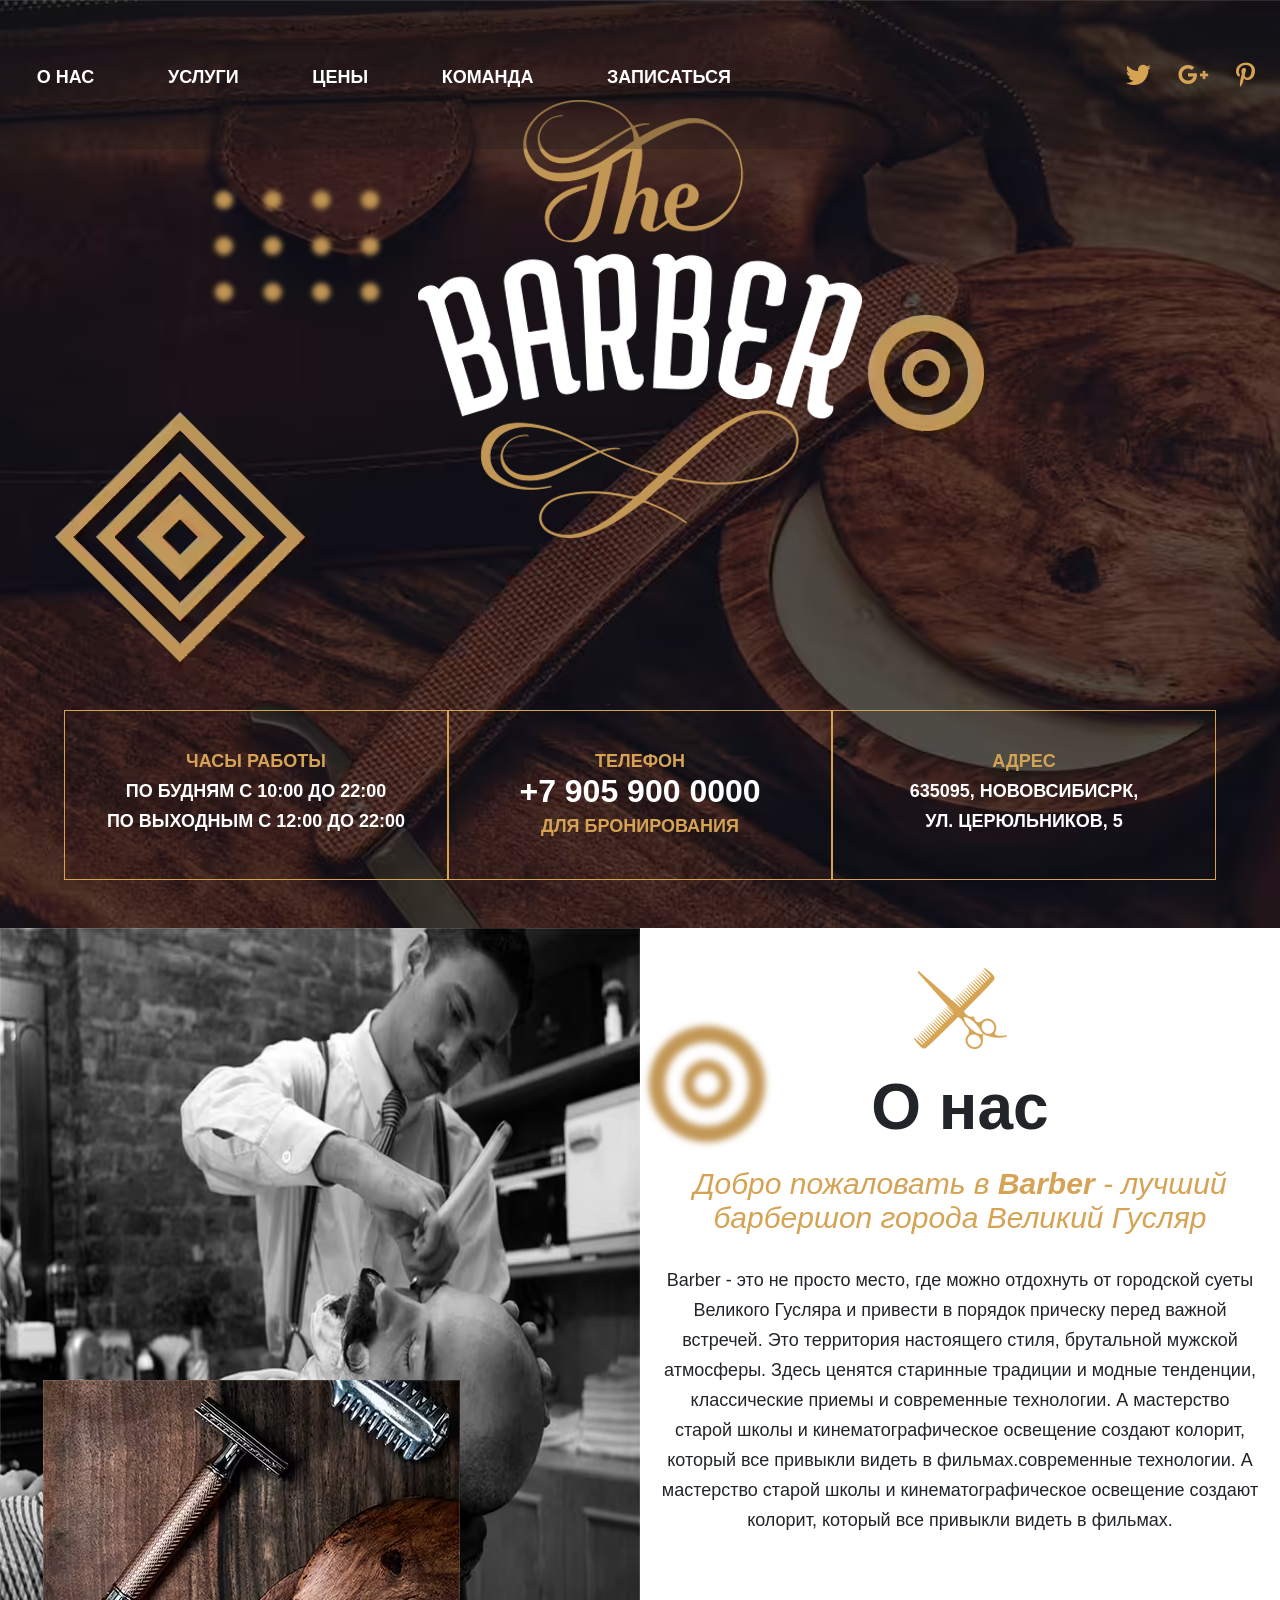
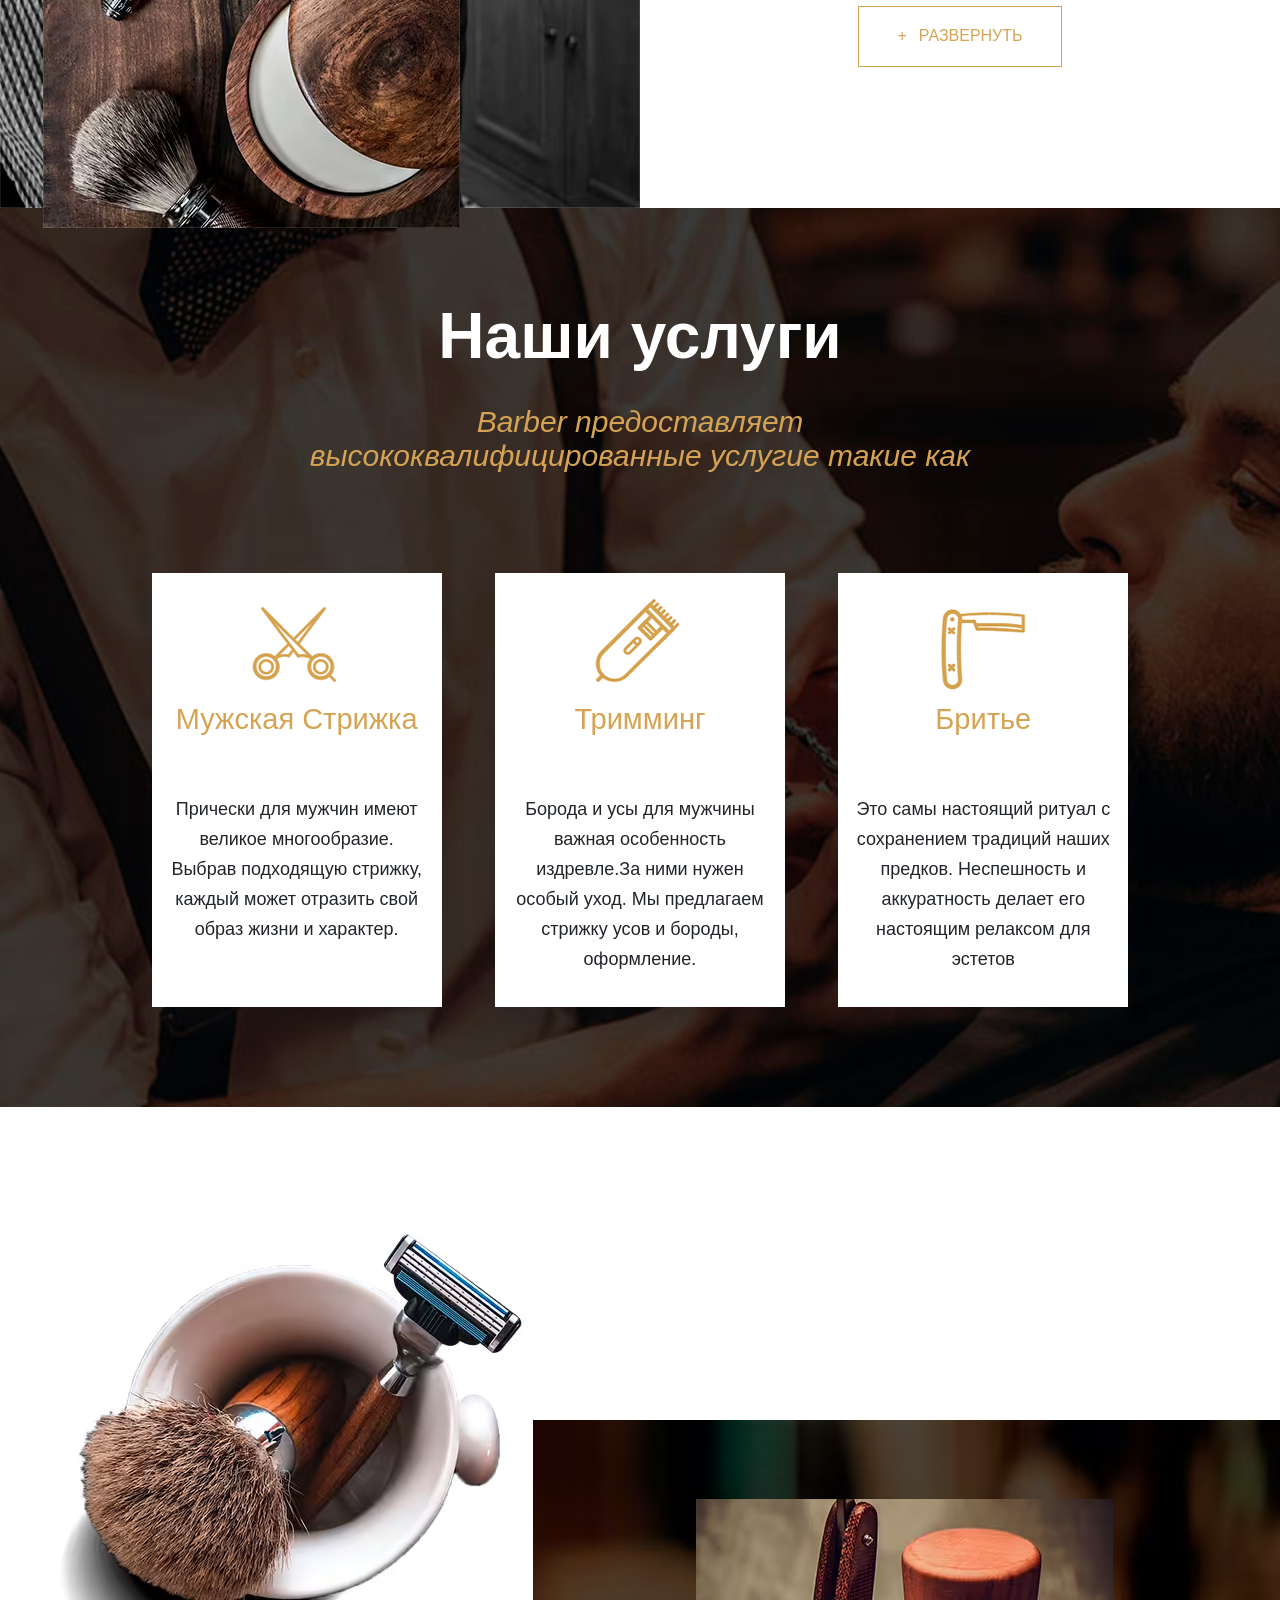
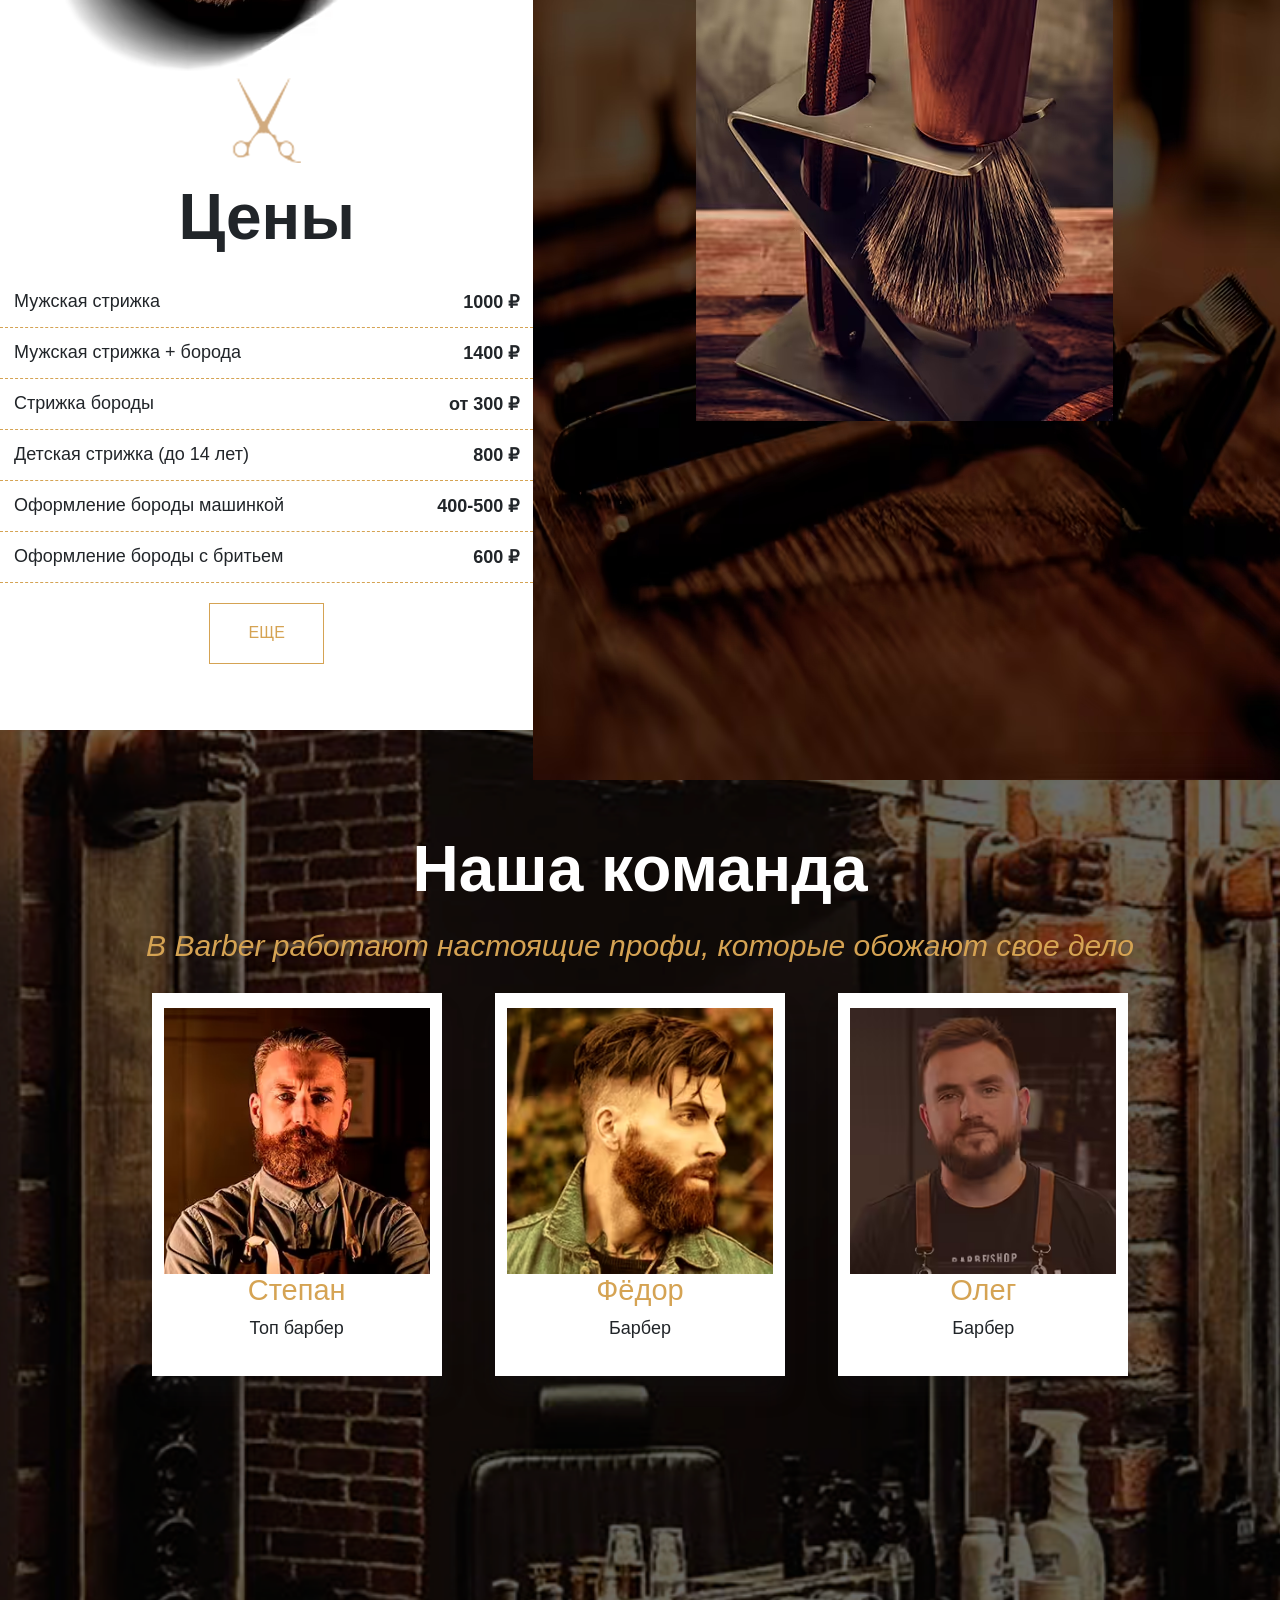
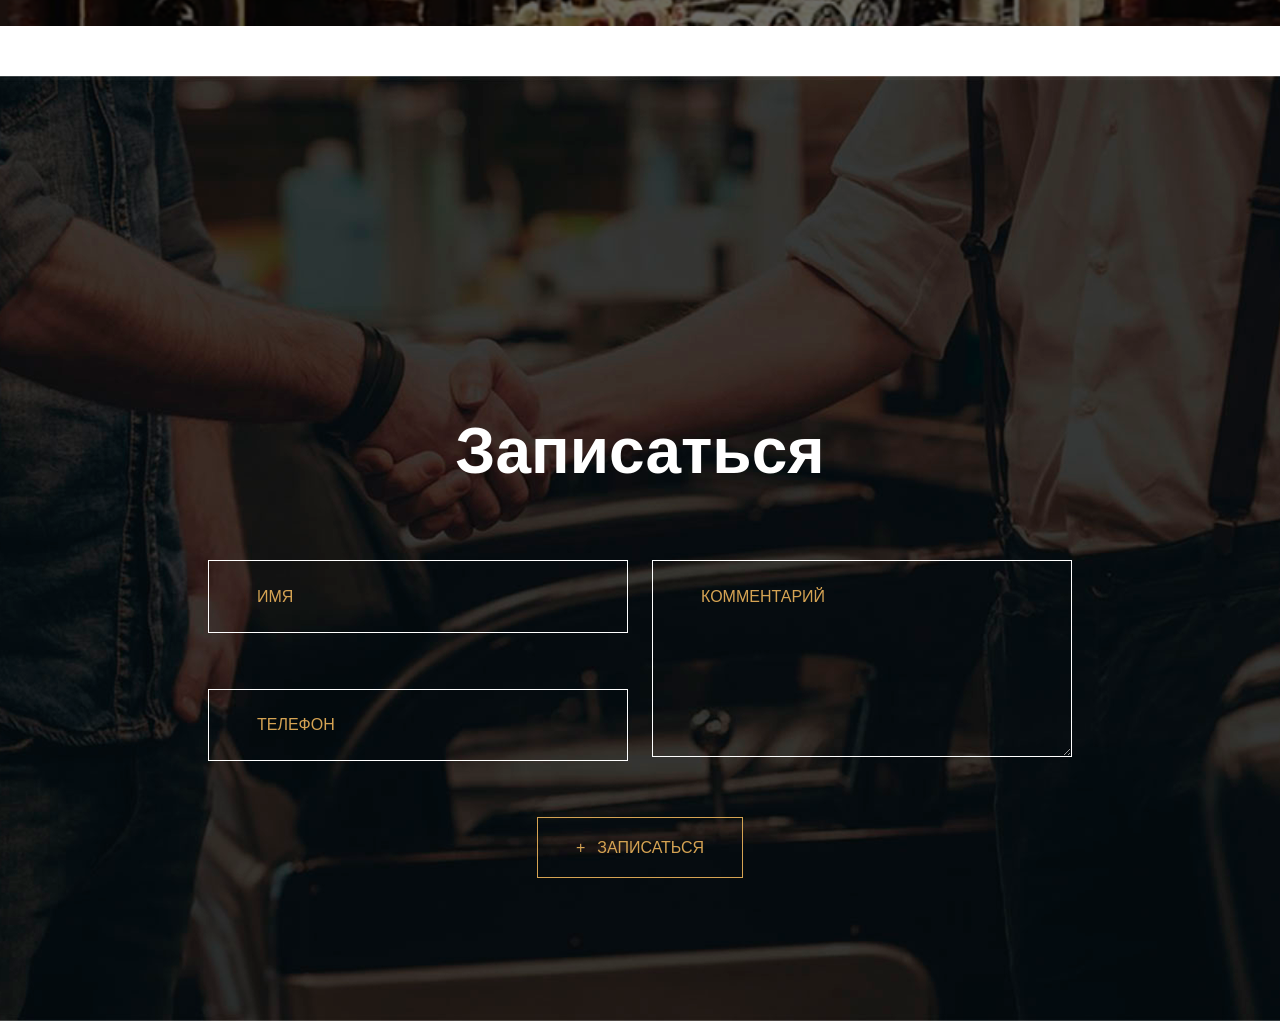
<file: app/index.html>
<!DOCTYPE html>
<html lang="en">
<head>
    <meta charset="UTF-8">
    <title>Barbershop</title>
    <meta name="viewport" content="width=device-width, initial-scale=1, user-scalable=0">
    <link rel="preload" href="fonts/sourcesanspro-bold-webfont.woff2" as="font" type="font/woff2" crossorigin />
    <link rel="preload" href="fonts/sourcesanspro-lightitalic-webfont.woff2" as="font" type="font/woff2" crossorigin />
    <link rel="preload" href="fonts/sourcesanspro-regular-webfont.woff2" as="font" type="font/woff2" crossorigin />
    <link fetchpriority = "high" rel="preload" href="img/logo.svg" as="image" />
    <link href="https://cdn.jsdelivr.net/npm/bootstrap@5.1.3/dist/css/bootstrap.min.css" rel="stylesheet" integrity="sha384-1BmE4kWBq78iYhFldvKuhfTAU6auU8tT94WrHftjDbrCEXSU1oBoqyl2QvZ6jIW3" crossorigin="anonymous">   
    <link rel="stylesheet" type="text/css" href="css/style.min.css"/>
</head>
<body data-bs-spy="scroll" data-bs-target="#navbar-main" data-bs-offset="119">
<header>
    <nav id="navbar-main" class="navbar navbar-expand-lg fixed-top">
        <div class="container header">
            <button class="navbar-toggler" type="button" data-bs-toggle="collapse" data-bs-target="#navbarNav" aria-controls="navbarNav" aria-expanded="false" aria-label="Toggle navigation">
                <span class="navbar-toggler-icon"></span>
            </button>
            <div class="collapse navbar-collapse justify-content-start" id="navbarNav">
                <ul class="nav">
                    <li class="nav-item"><a class="nav-link active" href="#about">О нас</a></li>
                    <li class="nav-item"><a class="nav-link" href="#services">Услуги</a></li>
                    <li class="nav-item"><a class="nav-link" href="#prices">Цены</a></li>
                    <li class="nav-item"><a class="nav-link" href="#crew">Команда</a></li>
                    <li class="nav-item"><a class="nav-link" href="#booking">Записаться</a></li>
                </ul>
            </div>
            <div class="social-media d-none d-lg-block d-xl-block">
                <!-- <a href="#"><i class="fab fa-facebook"></i></a> -->
                <a href="#"><i class="fab fa-twitter"></i></a>
                <a href="#"><i class="fab fa-google-plus-g"></i></a>
                <!-- <a href="#"><i class="fab fa-instagram"></i></a> -->
                <a href="#"><i class="fab fa-pinterest-p"></i></a>
            </div>
        </div>
    </nav>
    <div class="logo">
        <a class="logo__link" href="#"><img class="logo__img" src="img/logo.svg" width="444" height="438" alt="logo" /></a>
    </div>
    <div class="contacts">
        <div class="container">
            <div class="row">
                <div class="col-md-4 col-12">
                    <div class="contacts__item">
                        <p><span>Часы работы</span><br />
                            по будням с 10:00 до 22:00<br />
                            по выходным с 12:00 до 22:00
                        </p>
                    </div>
                </div>
                <div class="col-md-4 col-12">
                    <div class="contacts__item">
                        <p><span>Телефон</span><br />
                            <span class="phone">+7 905 900 0000</span><br />
                            <span>для бронирования</span>
                        </p>
                    </div>
                </div>
                <div class="col-md-4 col-12">
                    <div class="contacts__item">
                        <p><span>Адрес</span><br />
                            635095, Нововсибисрк, <br />
                            ул. Церюльников, 5
                        </p>
                    </div>
                </div>
            </div>
        </div>
    </div>
</header>
<section class="about">
    <div class="container-fluid m-0 p-0">
        <div class="row m-0 p-0">
            <div class="col-lg-6 col-12 m-0 p-0 about__img">
                <picture>
                    <source type="image/avif" srcset="img/welcome1.avif" width="861" height="880" />
                    <source type="image/webp" srcset="img/welcome1.webp" width="861" height="880" />
                    <img class="about__banner lazy" data-src="img/welcome1.png" width="861" height="880" alt="О нас" />
                </picture>
                <picture>
                    <source type="image/avif" srcset="img/welcome2.avif" width="417" height="448" />
                    <source type="image/webp" srcset="img/welcome2.webp" width="417" height="448" />
                    <img class="about__banner2 lazy" data-src="img/welcome2.png" width="417" height="448" alt="Добро пожаловать" />
                </picture>
            </div>
            <div class="col-lg-6 col-12 m-0 p-0">
                <div class="about__content" id="about">
                    <h2>О нас</h2>
                    <div class="subtitle">Добро пожаловать в <strong>Barber</strong> - лучший барбершоп города Великий Гусляр</div>
                    <div class="about__text">
                        <p>Barber - это не просто место, где можно отдохнуть от городской суеты Великого Гусляра и привести в порядок
                            прическу перед важной встречей. Это территория настоящего стиля, брутальной мужской атмосферы.
                            Здесь ценятся старинные традиции и модные тенденции, классические приемы и современные технологии.
                            А мастерство старой школы и кинематографическое освещение создают колорит, который все привыкли видеть в фильмах.современные технологии.
                            А мастерство старой школы и кинематографическое освещение создают колорит, который все привыкли видеть в фильмах.</p>
                    </div>
                    <div class="about__text collapse" id="about-text">
                        <p>Barber - это не просто место, где можно отдохнуть от городской суеты Новосибирска и привести в порядок
                            прическу перед важной встречей. Это территория настоящего стиля, брутальной мужской атмосферы.
                            Здесь ценятся старинные традиции и модные тенденции, классические приемы и современные технологии.
                        </p>
                    </div>
                    <a href="#" class="btn"  data-bs-toggle="collapse"  data-bs-target="#about-text" id="about-more">Развернуть</a>
                </div>
            </div>
        </div>
    </div>
</section>
<section class="services lazy" id="services" data-src="img/banner-services.png">
    <div class="container-fluid">
        <h2>Наши услуги</h2>
        <div class="subtitle services-subtitle">Barber предоставляет<br /> высококвалифицированные услугие такие как</div>
        <div class="row services-slider">
            <div class="col-lg-3 col-12 services-item haircut">
                <div class="services-item__title">Мужская Стрижка</div>
                <div class="services-item__description">Прически для мужчин имеют великое многообразие. Выбрав подходящую стрижку, каждый может отразить свой образ жизни и характер.</div>
            </div>
            <div class="col-lg-3 col-12 services-item trimming">
                <div class="services-item__title">Тримминг</div>
                <div class="services-item__description">
                    Борода и усы для мужчины важная особенность издревле.За ними нужен особый уход. Мы предлагаем стрижку усов и бороды, оформление.</div>
            </div>
            <div class="col-lg-3 col-12 services-item shaving">
                <div class="services-item__title">Бритье</div>
                <div class="services-item__description">Это самы настоящий ритуал с сохранением традиций наших предков. Неспешность и аккуратность делает его настоящим релаксом для эстетов</div>
            </div>
        </div>
    </div>
</section>
<section class="prices" id="prices">
    <div class="container-fluid m-0 p-0">
        <div class="row m-0 p-0">
            <div class="col-lg-5 col-12 m-0 p-0">
                <div class="prices__content">
                    <h2>Цены</h2>
                    <div class="prices-block">
                        <table>
                            <tbody>
                                <tr>
                                    <td class="prices-block__title">Мужская стрижка</td>
                                    <td class="prices-block__value">1000 ₽</td>
                                </tr>
                                <tr>
                                    <td class="prices-block__title">Мужская стрижка + борода</td>
                                    <td class="prices-block__value">1400 ₽</td>
                                </tr>
                                <tr>
                                    <td class="prices-block__title">Стрижка бороды</td>
                                    <td class="prices-block__value">от 300 ₽</td>
                                </tr>
                                <tr>
                                    <td class="prices-block__title">Детская стрижка (до 14 лет)</td>
                                    <td class="prices-block__value">800 ₽</td>
                                </tr>
                                <tr>
                                    <td class="prices-block__title">Оформление бороды машинкой</td>
                                    <td class="prices-block__value">400-500 ₽</td>
                                </tr>
                                <tr>
                                    <td class="prices-block__title">Оформление бороды с бритьем </td>
                                    <td class="prices-block__value">600 ₽</td>
                                </tr>

                            </tbody>
                        </table>
                        <table class="collapse" id="pricelist">
                            <tbody>
                            <tr>
                                <td class="prices-block__title">Отец и сын</td>
                                <td class="prices-block__value">1700/2500 ₽</td>
                            </tr>
                            <tr>
                                <td class="prices-block__title">Под машинку</td>
                                <td class="prices-block__value">от 500 ₽</td>
                            </tr>
                            <tr>
                                <td class="prices-block__title">Окантовка</td>
                                <td class="prices-block__value">от 300 ₽</td>
                            </tr>
                            <tr>
                                <td class="prices-block__title">Укладка и мытье головы</td>
                                <td class="prices-block__value">500 ₽</td>
                            </tr>
                            <tr>
                                <td class="prices-block__title">Камуфлирование</td>
                                <td class="prices-block__value">300 ₽</td>
                            </tr>
                            </tbody>
                        </table>
                    </div>
                    <a href="#" class="btn" data-bs-toggle="collapse" data-bs-target="#pricelist" id="price-more">Еще</a>
                </div>
            </div>
            <div class="col-lg-7 col-12 m-0 p-0 d-none d-lg-block d-xl-block price-banner">
                <picture>
                    <source type="image/avif" srcset="img/prices-banner.avif" />
                    <source type="image/webp" srcset="img/prices-banner.webp" width="1140" height="960" />
                    <img class="prices__img-big lazy" data-src="img/prices-banner.png" width="1140" height="960" alt="prices__image" />
                </picture>
                <picture>
                    <source type="image/avif" srcset="img/prices2.avif" width="417" height="522" />
                    <source type="image/webp" srcset="img/prices2.webp" width="417" height="522" />
                    <img class="prices__img-small lazy" data-src="img/prices2.png" width="417" height="522" alt="prices__image" />
                </picture>
            </div>
        </div>
    </div>
</section>
<section class="team lazy" id="crew" data-src="img/banner-team.png">
    <div class="container-fluid">
        <h2>Наша команда</h2>
        <div class="subtitle team-subtitle">В Barber работают настоящие профи,
            которые обожают свое дело</div>
        <div class="row team-slider">
            <div class="col-lg-4 col-12 team-item">
                <div>
                    <div class="team-item__img">
                        <picture>
                            <source type="image/avif" srcset="img/team1.avif" width="301" height="301" width="301" height="301" />
                            <source type="image/webp" srcset="img/team1.webp" width="301" height="301" />
                            <img class="lazy" data-src="img/team1.png" width="301" height="301" alt="Stephan" />
                        </picture>
                     </div>
                    <div class="team-item__name">Степан</div>
                    <div class="team-item__position">Топ барбер</div>
                </div>
            </div>
            <div class="col-lg-4 col-12 team-item">
                <div>
                    <div class="team-item__img">
                        <picture>
                            <source type="image/avif" srcset="img/team2.avif" width="301" height="301" />
                            <source type="image/webp" srcset="img/team2.webp" width="301" height="301" />
                            <img class="lazy" data-src="img/team2.png" width="301" height="301" alt="Fedor" />
                        </picture>
                    </div>
                    <div class="team-item__name">Фёдор</div>
                    <div class="team-item__position">Барбер</div>
                </div>
            </div>
            <div class="col-lg-4 col-12 team-item">
                <div>
                    <div class="team-item__img">
                        <picture>
                            <source type="image/avif" srcset="img/team3.avif" width="301" height="301" />
                            <source type="image/webp" srcset="img/team3.webp" width="301" height="301" />
                            <img class="lazy" data-src="img/team3.png" width="301" height="301" alt="Oleg" />
                        </picture>
                    <div class="team-item__name">Олег</div>
                    <div class="team-item__position">Барбер</div>
                </div>
            </div>
        </div>
    </div>
</section>
<footer class="footer lazy" data-src="img/banner-bottom.png">
    <div class="footer__booking" id="booking">
        <h2>Записаться</h2>
        <form>
            <div class="row">
                <div class="col-md-6">
                    <div class="form-group">
                        <input type="text" class="form-control" placeholder="Имя" />
                    </div>
                    <div class="form-group">
                        <input type="text" class="form-control" placeholder="Телефон" />
                    </div>
                </div>
                <div class="col-md-6">
                    <div class="form-group">
                    <textarea class="form-control" placeholder="Комментарий"></textarea>
                    </div>
                </div>
            </div>
            <button type="submit" class="btn btn-primary">Записаться</button>
        </form>
    </div>
</footer>
<script type="text/javascript" src="js/main.min.js"></script>
</body>



</html>
</file>
<file: app/css/style.min.css>
@charset "UTF-8";.slick-list,.sr-only,.team{overflow:hidden}.slick-list,.slick-slider,.slick-track{display:block;position:relative}.slick-loading .slick-slide,.slick-loading .slick-track{visibility:hidden}.slick-next,.slick-next:focus,.slick-next:hover,.slick-prev,.slick-prev:focus,.slick-prev:hover{color:transparent;background:0 0;outline:0}.slick-slider{-webkit-box-sizing:border-box;box-sizing:border-box;-webkit-touch-callout:none;-webkit-user-select:none;-moz-user-select:none;-ms-user-select:none;user-select:none;-ms-touch-action:pan-y;touch-action:pan-y;-webkit-tap-highlight-color:transparent}.slick-list{margin:0;padding:0}.slick-list:focus{outline:0}.slick-list.dragging{cursor:pointer;cursor:hand}.slick-slider .slick-list,.slick-slider .slick-track{-webkit-transform:translate3d(0,0,0);-ms-transform:translate3d(0,0,0);transform:translate3d(0,0,0)}.slick-track{left:0;top:0;margin-left:auto;margin-right:auto}.slick-track:after,.slick-track:before{content:"";display:table}.slick-track:after{clear:both}.slick-slide{float:left;height:100%;min-height:1px;display:none}[dir=rtl] .slick-slide{float:right}.slick-slide img{display:block}.slick-slide.slick-loading img{display:none}.slick-slide.dragging img{pointer-events:none}.slick-initialized .slick-slide{display:block}.slick-vertical .slick-slide{display:block;height:auto;border:1px solid transparent}.slick-arrow.slick-hidden{display:none}.slick-dots,.slick-next,.slick-prev{position:absolute;display:block;padding:0}.slick-next,.slick-prev{height:20px;width:20px;line-height:0;font-size:0;cursor:pointer;top:50%;-webkit-transform:translate(0,-50%);-ms-transform:translate(0,-50%);transform:translate(0,-50%);border:none}.slick-next:focus:before,.slick-next:hover:before,.slick-prev:focus:before,.slick-prev:hover:before{opacity:1}.slick-next.slick-disabled:before,.slick-prev.slick-disabled:before{opacity:.25}.slick-next:before,.slick-prev:before{font-family:"Source Sans Pro";font-size:20px;line-height:1;color:#fff;opacity:.75;-webkit-font-smoothing:antialiased;-moz-osx-font-smoothing:grayscale}.slick-prev{left:-25px}[dir=rtl] .slick-prev{left:auto;right:-25px}.slick-prev:before{content:"←"}.slick-next:before,[dir=rtl] .slick-prev:before{content:"→"}.slick-next{right:-25px}[dir=rtl] .slick-next{left:-25px;right:auto}[dir=rtl] .slick-next:before{content:"←"}.slick-dotted .slick-slider{margin-bottom:30px}.slick-dots{list-style:none;text-align:center;margin:0;width:100%;bottom:-55px}.slick-dots li{position:relative;display:inline-block;margin:0 5px;padding:0;cursor:pointer}.slick-dots li button{background:0 0;display:block;outline:0;line-height:0;font-size:0;color:transparent;padding:5px;cursor:pointer}.slick-dots li button:focus,.slick-dots li button:hover{outline:0}.slick-dots li button:focus:before,.slick-dots li button:hover:before{opacity:1}.slick-dots li button:before{position:absolute;top:0;left:0;width:20px;height:20px;font-family:"Source Sans Pro";font-size:6px;line-height:20px;text-align:center;color:#000;opacity:.25;-webkit-font-smoothing:antialiased;-moz-osx-font-smoothing:grayscale}.fa-stack,.fa-ul>li{position:relative}.slick-dots li.slick-active button:before{color:#000;opacity:.75}/*!
 * Font Awesome Free 5.15.4 by @fontawesome - https://fontawesome.com
 * License - https://fontawesome.com/license/free (Icons: CC BY 4.0, Fonts: SIL OFL 1.1, Code: MIT License)
 */.fa,.fab,.fad,.fal,.far,.fas{-moz-osx-font-smoothing:grayscale;-webkit-font-smoothing:antialiased;display:inline-block;font-style:normal;font-variant:normal;text-rendering:auto;line-height:1}.fa-lg{font-size:1.33333333em;line-height:.75em;vertical-align:-.0667em}.fa-xs{font-size:.75em}.fa-sm{font-size:.875em}.fa-1x{font-size:1em}.fa-2x,.fa-stack-2x{font-size:2em}.fa-3x{font-size:3em}.fa-4x{font-size:4em}.fa-5x{font-size:5em}.fa-6x{font-size:6em}.fa-7x{font-size:7em}.fa-8x{font-size:8em}.fa-9x{font-size:9em}.fa-10x{font-size:10em}.fa-fw{text-align:center;width:1.25em}.fa-ul{list-style-type:none;margin-left:2.5em;padding-left:0}.fa-li{left:-2em;position:absolute;text-align:center;width:2em;line-height:inherit}.fa-border{border-radius:.1em;border:.08em solid #eee;padding:.2em .25em .15em}.fa-pull-left{float:left}.fa-pull-right{float:right}.fa.fa-pull-left,.fab.fa-pull-left,.fal.fa-pull-left,.far.fa-pull-left,.fas.fa-pull-left{margin-right:.3em}.fa.fa-pull-right,.fab.fa-pull-right,.fal.fa-pull-right,.far.fa-pull-right,.fas.fa-pull-right{margin-left:.3em}.fa-spin{-webkit-animation:fa-spin 2s infinite linear;animation:fa-spin 2s infinite linear}.fa-pulse{-webkit-animation:fa-spin 1s infinite steps(8);animation:fa-spin 1s infinite steps(8)}@-webkit-keyframes fa-spin{0%{-webkit-transform:rotate(0);transform:rotate(0)}100%{-webkit-transform:rotate(360deg);transform:rotate(360deg)}}@keyframes fa-spin{0%{-webkit-transform:rotate(0);transform:rotate(0)}100%{-webkit-transform:rotate(360deg);transform:rotate(360deg)}}.fa-rotate-90{-ms-filter:"progid:DXImageTransform.Microsoft.BasicImage(rotation=1)";-webkit-transform:rotate(90deg);-ms-transform:rotate(90deg);transform:rotate(90deg)}.fa-rotate-180{-ms-filter:"progid:DXImageTransform.Microsoft.BasicImage(rotation=2)";-webkit-transform:rotate(180deg);-ms-transform:rotate(180deg);transform:rotate(180deg)}.fa-rotate-270{-ms-filter:"progid:DXImageTransform.Microsoft.BasicImage(rotation=3)";-webkit-transform:rotate(270deg);-ms-transform:rotate(270deg);transform:rotate(270deg)}.fa-flip-horizontal{-ms-filter:"progid:DXImageTransform.Microsoft.BasicImage(rotation=0, mirror=1)";-webkit-transform:scale(-1,1);-ms-transform:scale(-1,1);transform:scale(-1,1)}.fa-flip-vertical{-ms-filter:"progid:DXImageTransform.Microsoft.BasicImage(rotation=2, mirror=1)";-webkit-transform:scale(1,-1);-ms-transform:scale(1,-1);transform:scale(1,-1)}.fa-flip-both,.fa-flip-horizontal.fa-flip-vertical{-ms-filter:"progid:DXImageTransform.Microsoft.BasicImage(rotation=2, mirror=1)";-webkit-transform:scale(-1,-1);-ms-transform:scale(-1,-1);transform:scale(-1,-1)}:root .fa-flip-both,:root .fa-flip-horizontal,:root .fa-flip-vertical,:root .fa-rotate-180,:root .fa-rotate-270,:root .fa-rotate-90{-webkit-filter:none;filter:none}.fa-stack{display:inline-block;height:2em;line-height:2em;vertical-align:middle;width:2em}.fa-stack-1x,.fa-stack-2x{left:0;position:absolute;text-align:center;width:100%}.fa-stack-1x{line-height:inherit}.fa-inverse{color:#fff}.fa-500px:before{content:"\f26e"}.fa-accessible-icon:before{content:"\f368"}.fa-accusoft:before{content:"\f369"}.fa-acquisitions-incorporated:before{content:"\f6af"}.fa-ad:before{content:"\f641"}.fa-address-book:before{content:"\f2b9"}.fa-address-card:before{content:"\f2bb"}.fa-adjust:before{content:"\f042"}.fa-adn:before{content:"\f170"}.fa-adversal:before{content:"\f36a"}.fa-affiliatetheme:before{content:"\f36b"}.fa-air-freshener:before{content:"\f5d0"}.fa-airbnb:before{content:"\f834"}.fa-algolia:before{content:"\f36c"}.fa-align-center:before{content:"\f037"}.fa-align-justify:before{content:"\f039"}.fa-align-left:before{content:"\f036"}.fa-align-right:before{content:"\f038"}.fa-alipay:before{content:"\f642"}.fa-allergies:before{content:"\f461"}.fa-amazon:before{content:"\f270"}.fa-amazon-pay:before{content:"\f42c"}.fa-ambulance:before{content:"\f0f9"}.fa-american-sign-language-interpreting:before{content:"\f2a3"}.fa-amilia:before{content:"\f36d"}.fa-anchor:before{content:"\f13d"}.fa-android:before{content:"\f17b"}.fa-angellist:before{content:"\f209"}.fa-angle-double-down:before{content:"\f103"}.fa-angle-double-left:before{content:"\f100"}.fa-angle-double-right:before{content:"\f101"}.fa-angle-double-up:before{content:"\f102"}.fa-angle-down:before{content:"\f107"}.fa-angle-left:before{content:"\f104"}.fa-angle-right:before{content:"\f105"}.fa-angle-up:before{content:"\f106"}.fa-angry:before{content:"\f556"}.fa-angrycreative:before{content:"\f36e"}.fa-angular:before{content:"\f420"}.fa-ankh:before{content:"\f644"}.fa-app-store:before{content:"\f36f"}.fa-app-store-ios:before{content:"\f370"}.fa-apper:before{content:"\f371"}.fa-apple:before{content:"\f179"}.fa-apple-alt:before{content:"\f5d1"}.fa-apple-pay:before{content:"\f415"}.fa-archive:before{content:"\f187"}.fa-archway:before{content:"\f557"}.fa-arrow-alt-circle-down:before{content:"\f358"}.fa-arrow-alt-circle-left:before{content:"\f359"}.fa-arrow-alt-circle-right:before{content:"\f35a"}.fa-arrow-alt-circle-up:before{content:"\f35b"}.fa-arrow-circle-down:before{content:"\f0ab"}.fa-arrow-circle-left:before{content:"\f0a8"}.fa-arrow-circle-right:before{content:"\f0a9"}.fa-arrow-circle-up:before{content:"\f0aa"}.fa-arrow-down:before{content:"\f063"}.fa-arrow-left:before{content:"\f060"}.fa-arrow-right:before{content:"\f061"}.fa-arrow-up:before{content:"\f062"}.fa-arrows-alt:before{content:"\f0b2"}.fa-arrows-alt-h:before{content:"\f337"}.fa-arrows-alt-v:before{content:"\f338"}.fa-artstation:before{content:"\f77a"}.fa-assistive-listening-systems:before{content:"\f2a2"}.fa-asterisk:before{content:"\f069"}.fa-asymmetrik:before{content:"\f372"}.fa-at:before{content:"\f1fa"}.fa-atlas:before{content:"\f558"}.fa-atlassian:before{content:"\f77b"}.fa-atom:before{content:"\f5d2"}.fa-audible:before{content:"\f373"}.fa-audio-description:before{content:"\f29e"}.fa-autoprefixer:before{content:"\f41c"}.fa-avianex:before{content:"\f374"}.fa-aviato:before{content:"\f421"}.fa-award:before{content:"\f559"}.fa-aws:before{content:"\f375"}.fa-baby:before{content:"\f77c"}.fa-baby-carriage:before{content:"\f77d"}.fa-backspace:before{content:"\f55a"}.fa-backward:before{content:"\f04a"}.fa-bacon:before{content:"\f7e5"}.fa-bacteria:before{content:"\e059"}.fa-bacterium:before{content:"\e05a"}.fa-bahai:before{content:"\f666"}.fa-balance-scale:before{content:"\f24e"}.fa-balance-scale-left:before{content:"\f515"}.fa-balance-scale-right:before{content:"\f516"}.fa-ban:before{content:"\f05e"}.fa-band-aid:before{content:"\f462"}.fa-bandcamp:before{content:"\f2d5"}.fa-barcode:before{content:"\f02a"}.fa-bars:before{content:"\f0c9"}.fa-baseball-ball:before{content:"\f433"}.fa-basketball-ball:before{content:"\f434"}.fa-bath:before{content:"\f2cd"}.fa-battery-empty:before{content:"\f244"}.fa-battery-full:before{content:"\f240"}.fa-battery-half:before{content:"\f242"}.fa-battery-quarter:before{content:"\f243"}.fa-battery-three-quarters:before{content:"\f241"}.fa-battle-net:before{content:"\f835"}.fa-bed:before{content:"\f236"}.fa-beer:before{content:"\f0fc"}.fa-behance:before{content:"\f1b4"}.fa-behance-square:before{content:"\f1b5"}.fa-bell:before{content:"\f0f3"}.fa-bell-slash:before{content:"\f1f6"}.fa-bezier-curve:before{content:"\f55b"}.fa-bible:before{content:"\f647"}.fa-bicycle:before{content:"\f206"}.fa-biking:before{content:"\f84a"}.fa-bimobject:before{content:"\f378"}.fa-binoculars:before{content:"\f1e5"}.fa-biohazard:before{content:"\f780"}.fa-birthday-cake:before{content:"\f1fd"}.fa-bitbucket:before{content:"\f171"}.fa-bitcoin:before{content:"\f379"}.fa-bity:before{content:"\f37a"}.fa-black-tie:before{content:"\f27e"}.fa-blackberry:before{content:"\f37b"}.fa-blender:before{content:"\f517"}.fa-blender-phone:before{content:"\f6b6"}.fa-blind:before{content:"\f29d"}.fa-blog:before{content:"\f781"}.fa-blogger:before{content:"\f37c"}.fa-blogger-b:before{content:"\f37d"}.fa-bluetooth:before{content:"\f293"}.fa-bluetooth-b:before{content:"\f294"}.fa-bold:before{content:"\f032"}.fa-bolt:before{content:"\f0e7"}.fa-bomb:before{content:"\f1e2"}.fa-bone:before{content:"\f5d7"}.fa-bong:before{content:"\f55c"}.fa-book:before{content:"\f02d"}.fa-book-dead:before{content:"\f6b7"}.fa-book-medical:before{content:"\f7e6"}.fa-book-open:before{content:"\f518"}.fa-book-reader:before{content:"\f5da"}.fa-bookmark:before{content:"\f02e"}.fa-bootstrap:before{content:"\f836"}.fa-border-all:before{content:"\f84c"}.fa-border-none:before{content:"\f850"}.fa-border-style:before{content:"\f853"}.fa-bowling-ball:before{content:"\f436"}.fa-box:before{content:"\f466"}.fa-box-open:before{content:"\f49e"}.fa-box-tissue:before{content:"\e05b"}.fa-boxes:before{content:"\f468"}.fa-braille:before{content:"\f2a1"}.fa-brain:before{content:"\f5dc"}.fa-bread-slice:before{content:"\f7ec"}.fa-briefcase:before{content:"\f0b1"}.fa-briefcase-medical:before{content:"\f469"}.fa-broadcast-tower:before{content:"\f519"}.fa-broom:before{content:"\f51a"}.fa-brush:before{content:"\f55d"}.fa-btc:before{content:"\f15a"}.fa-buffer:before{content:"\f837"}.fa-bug:before{content:"\f188"}.fa-building:before{content:"\f1ad"}.fa-bullhorn:before{content:"\f0a1"}.fa-bullseye:before{content:"\f140"}.fa-burn:before{content:"\f46a"}.fa-buromobelexperte:before{content:"\f37f"}.fa-bus:before{content:"\f207"}.fa-bus-alt:before{content:"\f55e"}.fa-business-time:before{content:"\f64a"}.fa-buy-n-large:before{content:"\f8a6"}.fa-buysellads:before{content:"\f20d"}.fa-calculator:before{content:"\f1ec"}.fa-calendar:before{content:"\f133"}.fa-calendar-alt:before{content:"\f073"}.fa-calendar-check:before{content:"\f274"}.fa-calendar-day:before{content:"\f783"}.fa-calendar-minus:before{content:"\f272"}.fa-calendar-plus:before{content:"\f271"}.fa-calendar-times:before{content:"\f273"}.fa-calendar-week:before{content:"\f784"}.fa-camera:before{content:"\f030"}.fa-camera-retro:before{content:"\f083"}.fa-campground:before{content:"\f6bb"}.fa-canadian-maple-leaf:before{content:"\f785"}.fa-candy-cane:before{content:"\f786"}.fa-cannabis:before{content:"\f55f"}.fa-capsules:before{content:"\f46b"}.fa-car:before{content:"\f1b9"}.fa-car-alt:before{content:"\f5de"}.fa-car-battery:before{content:"\f5df"}.fa-car-crash:before{content:"\f5e1"}.fa-car-side:before{content:"\f5e4"}.fa-caravan:before{content:"\f8ff"}.fa-caret-down:before{content:"\f0d7"}.fa-caret-left:before{content:"\f0d9"}.fa-caret-right:before{content:"\f0da"}.fa-caret-square-down:before{content:"\f150"}.fa-caret-square-left:before{content:"\f191"}.fa-caret-square-right:before{content:"\f152"}.fa-caret-square-up:before{content:"\f151"}.fa-caret-up:before{content:"\f0d8"}.fa-carrot:before{content:"\f787"}.fa-cart-arrow-down:before{content:"\f218"}.fa-cart-plus:before{content:"\f217"}.fa-cash-register:before{content:"\f788"}.fa-cat:before{content:"\f6be"}.fa-cc-amazon-pay:before{content:"\f42d"}.fa-cc-amex:before{content:"\f1f3"}.fa-cc-apple-pay:before{content:"\f416"}.fa-cc-diners-club:before{content:"\f24c"}.fa-cc-discover:before{content:"\f1f2"}.fa-cc-jcb:before{content:"\f24b"}.fa-cc-mastercard:before{content:"\f1f1"}.fa-cc-paypal:before{content:"\f1f4"}.fa-cc-stripe:before{content:"\f1f5"}.fa-cc-visa:before{content:"\f1f0"}.fa-centercode:before{content:"\f380"}.fa-centos:before{content:"\f789"}.fa-certificate:before{content:"\f0a3"}.fa-chair:before{content:"\f6c0"}.fa-chalkboard:before{content:"\f51b"}.fa-chalkboard-teacher:before{content:"\f51c"}.fa-charging-station:before{content:"\f5e7"}.fa-chart-area:before{content:"\f1fe"}.fa-chart-bar:before{content:"\f080"}.fa-chart-line:before{content:"\f201"}.fa-chart-pie:before{content:"\f200"}.fa-check:before{content:"\f00c"}.fa-check-circle:before{content:"\f058"}.fa-check-double:before{content:"\f560"}.fa-check-square:before{content:"\f14a"}.fa-cheese:before{content:"\f7ef"}.fa-chess:before{content:"\f439"}.fa-chess-bishop:before{content:"\f43a"}.fa-chess-board:before{content:"\f43c"}.fa-chess-king:before{content:"\f43f"}.fa-chess-knight:before{content:"\f441"}.fa-chess-pawn:before{content:"\f443"}.fa-chess-queen:before{content:"\f445"}.fa-chess-rook:before{content:"\f447"}.fa-chevron-circle-down:before{content:"\f13a"}.fa-chevron-circle-left:before{content:"\f137"}.fa-chevron-circle-right:before{content:"\f138"}.fa-chevron-circle-up:before{content:"\f139"}.fa-chevron-down:before{content:"\f078"}.fa-chevron-left:before{content:"\f053"}.fa-chevron-right:before{content:"\f054"}.fa-chevron-up:before{content:"\f077"}.fa-child:before{content:"\f1ae"}.fa-chrome:before{content:"\f268"}.fa-chromecast:before{content:"\f838"}.fa-church:before{content:"\f51d"}.fa-circle:before{content:"\f111"}.fa-circle-notch:before{content:"\f1ce"}.fa-city:before{content:"\f64f"}.fa-clinic-medical:before{content:"\f7f2"}.fa-clipboard:before{content:"\f328"}.fa-clipboard-check:before{content:"\f46c"}.fa-clipboard-list:before{content:"\f46d"}.fa-clock:before{content:"\f017"}.fa-clone:before{content:"\f24d"}.fa-closed-captioning:before{content:"\f20a"}.fa-cloud:before{content:"\f0c2"}.fa-cloud-download-alt:before{content:"\f381"}.fa-cloud-meatball:before{content:"\f73b"}.fa-cloud-moon:before{content:"\f6c3"}.fa-cloud-moon-rain:before{content:"\f73c"}.fa-cloud-rain:before{content:"\f73d"}.fa-cloud-showers-heavy:before{content:"\f740"}.fa-cloud-sun:before{content:"\f6c4"}.fa-cloud-sun-rain:before{content:"\f743"}.fa-cloud-upload-alt:before{content:"\f382"}.fa-cloudflare:before{content:"\e07d"}.fa-cloudscale:before{content:"\f383"}.fa-cloudsmith:before{content:"\f384"}.fa-cloudversify:before{content:"\f385"}.fa-cocktail:before{content:"\f561"}.fa-code:before{content:"\f121"}.fa-code-branch:before{content:"\f126"}.fa-codepen:before{content:"\f1cb"}.fa-codiepie:before{content:"\f284"}.fa-coffee:before{content:"\f0f4"}.fa-cog:before{content:"\f013"}.fa-cogs:before{content:"\f085"}.fa-coins:before{content:"\f51e"}.fa-columns:before{content:"\f0db"}.fa-comment:before{content:"\f075"}.fa-comment-alt:before{content:"\f27a"}.fa-comment-dollar:before{content:"\f651"}.fa-comment-dots:before{content:"\f4ad"}.fa-comment-medical:before{content:"\f7f5"}.fa-comment-slash:before{content:"\f4b3"}.fa-comments:before{content:"\f086"}.fa-comments-dollar:before{content:"\f653"}.fa-compact-disc:before{content:"\f51f"}.fa-compass:before{content:"\f14e"}.fa-compress:before{content:"\f066"}.fa-compress-alt:before{content:"\f422"}.fa-compress-arrows-alt:before{content:"\f78c"}.fa-concierge-bell:before{content:"\f562"}.fa-confluence:before{content:"\f78d"}.fa-connectdevelop:before{content:"\f20e"}.fa-contao:before{content:"\f26d"}.fa-cookie:before{content:"\f563"}.fa-cookie-bite:before{content:"\f564"}.fa-copy:before{content:"\f0c5"}.fa-copyright:before{content:"\f1f9"}.fa-cotton-bureau:before{content:"\f89e"}.fa-couch:before{content:"\f4b8"}.fa-cpanel:before{content:"\f388"}.fa-creative-commons:before{content:"\f25e"}.fa-creative-commons-by:before{content:"\f4e7"}.fa-creative-commons-nc:before{content:"\f4e8"}.fa-creative-commons-nc-eu:before{content:"\f4e9"}.fa-creative-commons-nc-jp:before{content:"\f4ea"}.fa-creative-commons-nd:before{content:"\f4eb"}.fa-creative-commons-pd:before{content:"\f4ec"}.fa-creative-commons-pd-alt:before{content:"\f4ed"}.fa-creative-commons-remix:before{content:"\f4ee"}.fa-creative-commons-sa:before{content:"\f4ef"}.fa-creative-commons-sampling:before{content:"\f4f0"}.fa-creative-commons-sampling-plus:before{content:"\f4f1"}.fa-creative-commons-share:before{content:"\f4f2"}.fa-creative-commons-zero:before{content:"\f4f3"}.fa-credit-card:before{content:"\f09d"}.fa-critical-role:before{content:"\f6c9"}.fa-crop:before{content:"\f125"}.fa-crop-alt:before{content:"\f565"}.fa-cross:before{content:"\f654"}.fa-crosshairs:before{content:"\f05b"}.fa-crow:before{content:"\f520"}.fa-crown:before{content:"\f521"}.fa-crutch:before{content:"\f7f7"}.fa-css3:before{content:"\f13c"}.fa-css3-alt:before{content:"\f38b"}.fa-cube:before{content:"\f1b2"}.fa-cubes:before{content:"\f1b3"}.fa-cut:before{content:"\f0c4"}.fa-cuttlefish:before{content:"\f38c"}.fa-d-and-d:before{content:"\f38d"}.fa-d-and-d-beyond:before{content:"\f6ca"}.fa-dailymotion:before{content:"\e052"}.fa-dashcube:before{content:"\f210"}.fa-database:before{content:"\f1c0"}.fa-deaf:before{content:"\f2a4"}.fa-deezer:before{content:"\e077"}.fa-delicious:before{content:"\f1a5"}.fa-democrat:before{content:"\f747"}.fa-deploydog:before{content:"\f38e"}.fa-deskpro:before{content:"\f38f"}.fa-desktop:before{content:"\f108"}.fa-dev:before{content:"\f6cc"}.fa-deviantart:before{content:"\f1bd"}.fa-dharmachakra:before{content:"\f655"}.fa-dhl:before{content:"\f790"}.fa-diagnoses:before{content:"\f470"}.fa-diaspora:before{content:"\f791"}.fa-dice:before{content:"\f522"}.fa-dice-d20:before{content:"\f6cf"}.fa-dice-d6:before{content:"\f6d1"}.fa-dice-five:before{content:"\f523"}.fa-dice-four:before{content:"\f524"}.fa-dice-one:before{content:"\f525"}.fa-dice-six:before{content:"\f526"}.fa-dice-three:before{content:"\f527"}.fa-dice-two:before{content:"\f528"}.fa-digg:before{content:"\f1a6"}.fa-digital-ocean:before{content:"\f391"}.fa-digital-tachograph:before{content:"\f566"}.fa-directions:before{content:"\f5eb"}.fa-discord:before{content:"\f392"}.fa-discourse:before{content:"\f393"}.fa-disease:before{content:"\f7fa"}.fa-divide:before{content:"\f529"}.fa-dizzy:before{content:"\f567"}.fa-dna:before{content:"\f471"}.fa-dochub:before{content:"\f394"}.fa-docker:before{content:"\f395"}.fa-dog:before{content:"\f6d3"}.fa-dollar-sign:before{content:"\f155"}.fa-dolly:before{content:"\f472"}.fa-dolly-flatbed:before{content:"\f474"}.fa-donate:before{content:"\f4b9"}.fa-door-closed:before{content:"\f52a"}.fa-door-open:before{content:"\f52b"}.fa-dot-circle:before{content:"\f192"}.fa-dove:before{content:"\f4ba"}.fa-download:before{content:"\f019"}.fa-draft2digital:before{content:"\f396"}.fa-drafting-compass:before{content:"\f568"}.fa-dragon:before{content:"\f6d5"}.fa-draw-polygon:before{content:"\f5ee"}.fa-dribbble:before{content:"\f17d"}.fa-dribbble-square:before{content:"\f397"}.fa-dropbox:before{content:"\f16b"}.fa-drum:before{content:"\f569"}.fa-drum-steelpan:before{content:"\f56a"}.fa-drumstick-bite:before{content:"\f6d7"}.fa-drupal:before{content:"\f1a9"}.fa-dumbbell:before{content:"\f44b"}.fa-dumpster:before{content:"\f793"}.fa-dumpster-fire:before{content:"\f794"}.fa-dungeon:before{content:"\f6d9"}.fa-dyalog:before{content:"\f399"}.fa-earlybirds:before{content:"\f39a"}.fa-ebay:before{content:"\f4f4"}.fa-edge:before{content:"\f282"}.fa-edge-legacy:before{content:"\e078"}.fa-edit:before{content:"\f044"}.fa-egg:before{content:"\f7fb"}.fa-eject:before{content:"\f052"}.fa-elementor:before{content:"\f430"}.fa-ellipsis-h:before{content:"\f141"}.fa-ellipsis-v:before{content:"\f142"}.fa-ello:before{content:"\f5f1"}.fa-ember:before{content:"\f423"}.fa-empire:before{content:"\f1d1"}.fa-envelope:before{content:"\f0e0"}.fa-envelope-open:before{content:"\f2b6"}.fa-envelope-open-text:before{content:"\f658"}.fa-envelope-square:before{content:"\f199"}.fa-envira:before{content:"\f299"}.fa-equals:before{content:"\f52c"}.fa-eraser:before{content:"\f12d"}.fa-erlang:before{content:"\f39d"}.fa-ethereum:before{content:"\f42e"}.fa-ethernet:before{content:"\f796"}.fa-etsy:before{content:"\f2d7"}.fa-euro-sign:before{content:"\f153"}.fa-evernote:before{content:"\f839"}.fa-exchange-alt:before{content:"\f362"}.fa-exclamation:before{content:"\f12a"}.fa-exclamation-circle:before{content:"\f06a"}.fa-exclamation-triangle:before{content:"\f071"}.fa-expand:before{content:"\f065"}.fa-expand-alt:before{content:"\f424"}.fa-expand-arrows-alt:before{content:"\f31e"}.fa-expeditedssl:before{content:"\f23e"}.fa-external-link-alt:before{content:"\f35d"}.fa-external-link-square-alt:before{content:"\f360"}.fa-eye:before{content:"\f06e"}.fa-eye-dropper:before{content:"\f1fb"}.fa-eye-slash:before{content:"\f070"}.fa-facebook:before{content:"\f09a"}.fa-facebook-f:before{content:"\f39e"}.fa-facebook-messenger:before{content:"\f39f"}.fa-facebook-square:before{content:"\f082"}.fa-fan:before{content:"\f863"}.fa-fantasy-flight-games:before{content:"\f6dc"}.fa-fast-backward:before{content:"\f049"}.fa-fast-forward:before{content:"\f050"}.fa-faucet:before{content:"\e005"}.fa-fax:before{content:"\f1ac"}.fa-feather:before{content:"\f52d"}.fa-feather-alt:before{content:"\f56b"}.fa-fedex:before{content:"\f797"}.fa-fedora:before{content:"\f798"}.fa-female:before{content:"\f182"}.fa-fighter-jet:before{content:"\f0fb"}.fa-figma:before{content:"\f799"}.fa-file:before{content:"\f15b"}.fa-file-alt:before{content:"\f15c"}.fa-file-archive:before{content:"\f1c6"}.fa-file-audio:before{content:"\f1c7"}.fa-file-code:before{content:"\f1c9"}.fa-file-contract:before{content:"\f56c"}.fa-file-csv:before{content:"\f6dd"}.fa-file-download:before{content:"\f56d"}.fa-file-excel:before{content:"\f1c3"}.fa-file-export:before{content:"\f56e"}.fa-file-image:before{content:"\f1c5"}.fa-file-import:before{content:"\f56f"}.fa-file-invoice:before{content:"\f570"}.fa-file-invoice-dollar:before{content:"\f571"}.fa-file-medical:before{content:"\f477"}.fa-file-medical-alt:before{content:"\f478"}.fa-file-pdf:before{content:"\f1c1"}.fa-file-powerpoint:before{content:"\f1c4"}.fa-file-prescription:before{content:"\f572"}.fa-file-signature:before{content:"\f573"}.fa-file-upload:before{content:"\f574"}.fa-file-video:before{content:"\f1c8"}.fa-file-word:before{content:"\f1c2"}.fa-fill:before{content:"\f575"}.fa-fill-drip:before{content:"\f576"}.fa-film:before{content:"\f008"}.fa-filter:before{content:"\f0b0"}.fa-fingerprint:before{content:"\f577"}.fa-fire:before{content:"\f06d"}.fa-fire-alt:before{content:"\f7e4"}.fa-fire-extinguisher:before{content:"\f134"}.fa-firefox:before{content:"\f269"}.fa-firefox-browser:before{content:"\e007"}.fa-first-aid:before{content:"\f479"}.fa-first-order:before{content:"\f2b0"}.fa-first-order-alt:before{content:"\f50a"}.fa-firstdraft:before{content:"\f3a1"}.fa-fish:before{content:"\f578"}.fa-fist-raised:before{content:"\f6de"}.fa-flag:before{content:"\f024"}.fa-flag-checkered:before{content:"\f11e"}.fa-flag-usa:before{content:"\f74d"}.fa-flask:before{content:"\f0c3"}.fa-flickr:before{content:"\f16e"}.fa-flipboard:before{content:"\f44d"}.fa-flushed:before{content:"\f579"}.fa-fly:before{content:"\f417"}.fa-folder:before{content:"\f07b"}.fa-folder-minus:before{content:"\f65d"}.fa-folder-open:before{content:"\f07c"}.fa-folder-plus:before{content:"\f65e"}.fa-font:before{content:"\f031"}.fa-font-awesome:before{content:"\f2b4"}.fa-font-awesome-alt:before{content:"\f35c"}.fa-font-awesome-flag:before{content:"\f425"}.fa-font-awesome-logo-full:before{content:"\f4e6"}.fa-fonticons:before{content:"\f280"}.fa-fonticons-fi:before{content:"\f3a2"}.fa-football-ball:before{content:"\f44e"}.fa-fort-awesome:before{content:"\f286"}.fa-fort-awesome-alt:before{content:"\f3a3"}.fa-forumbee:before{content:"\f211"}.fa-forward:before{content:"\f04e"}.fa-foursquare:before{content:"\f180"}.fa-free-code-camp:before{content:"\f2c5"}.fa-freebsd:before{content:"\f3a4"}.fa-frog:before{content:"\f52e"}.fa-frown:before{content:"\f119"}.fa-frown-open:before{content:"\f57a"}.fa-fulcrum:before{content:"\f50b"}.fa-funnel-dollar:before{content:"\f662"}.fa-futbol:before{content:"\f1e3"}.fa-galactic-republic:before{content:"\f50c"}.fa-galactic-senate:before{content:"\f50d"}.fa-gamepad:before{content:"\f11b"}.fa-gas-pump:before{content:"\f52f"}.fa-gavel:before{content:"\f0e3"}.fa-gem:before{content:"\f3a5"}.fa-genderless:before{content:"\f22d"}.fa-get-pocket:before{content:"\f265"}.fa-gg:before{content:"\f260"}.fa-gg-circle:before{content:"\f261"}.fa-ghost:before{content:"\f6e2"}.fa-gift:before{content:"\f06b"}.fa-gifts:before{content:"\f79c"}.fa-git:before{content:"\f1d3"}.fa-git-alt:before{content:"\f841"}.fa-git-square:before{content:"\f1d2"}.fa-github:before{content:"\f09b"}.fa-github-alt:before{content:"\f113"}.fa-github-square:before{content:"\f092"}.fa-gitkraken:before{content:"\f3a6"}.fa-gitlab:before{content:"\f296"}.fa-gitter:before{content:"\f426"}.fa-glass-cheers:before{content:"\f79f"}.fa-glass-martini:before{content:"\f000"}.fa-glass-martini-alt:before{content:"\f57b"}.fa-glass-whiskey:before{content:"\f7a0"}.fa-glasses:before{content:"\f530"}.fa-glide:before{content:"\f2a5"}.fa-glide-g:before{content:"\f2a6"}.fa-globe:before{content:"\f0ac"}.fa-globe-africa:before{content:"\f57c"}.fa-globe-americas:before{content:"\f57d"}.fa-globe-asia:before{content:"\f57e"}.fa-globe-europe:before{content:"\f7a2"}.fa-gofore:before{content:"\f3a7"}.fa-golf-ball:before{content:"\f450"}.fa-goodreads:before{content:"\f3a8"}.fa-goodreads-g:before{content:"\f3a9"}.fa-google:before{content:"\f1a0"}.fa-google-drive:before{content:"\f3aa"}.fa-google-pay:before{content:"\e079"}.fa-google-play:before{content:"\f3ab"}.fa-google-plus:before{content:"\f2b3"}.fa-google-plus-g:before{content:"\f0d5"}.fa-google-plus-square:before{content:"\f0d4"}.fa-google-wallet:before{content:"\f1ee"}.fa-gopuram:before{content:"\f664"}.fa-graduation-cap:before{content:"\f19d"}.fa-gratipay:before{content:"\f184"}.fa-grav:before{content:"\f2d6"}.fa-greater-than:before{content:"\f531"}.fa-greater-than-equal:before{content:"\f532"}.fa-grimace:before{content:"\f57f"}.fa-grin:before{content:"\f580"}.fa-grin-alt:before{content:"\f581"}.fa-grin-beam:before{content:"\f582"}.fa-grin-beam-sweat:before{content:"\f583"}.fa-grin-hearts:before{content:"\f584"}.fa-grin-squint:before{content:"\f585"}.fa-grin-squint-tears:before{content:"\f586"}.fa-grin-stars:before{content:"\f587"}.fa-grin-tears:before{content:"\f588"}.fa-grin-tongue:before{content:"\f589"}.fa-grin-tongue-squint:before{content:"\f58a"}.fa-grin-tongue-wink:before{content:"\f58b"}.fa-grin-wink:before{content:"\f58c"}.fa-grip-horizontal:before{content:"\f58d"}.fa-grip-lines:before{content:"\f7a4"}.fa-grip-lines-vertical:before{content:"\f7a5"}.fa-grip-vertical:before{content:"\f58e"}.fa-gripfire:before{content:"\f3ac"}.fa-grunt:before{content:"\f3ad"}.fa-guilded:before{content:"\e07e"}.fa-guitar:before{content:"\f7a6"}.fa-gulp:before{content:"\f3ae"}.fa-h-square:before{content:"\f0fd"}.fa-hacker-news:before{content:"\f1d4"}.fa-hacker-news-square:before{content:"\f3af"}.fa-hackerrank:before{content:"\f5f7"}.fa-hamburger:before{content:"\f805"}.fa-hammer:before{content:"\f6e3"}.fa-hamsa:before{content:"\f665"}.fa-hand-holding:before{content:"\f4bd"}.fa-hand-holding-heart:before{content:"\f4be"}.fa-hand-holding-medical:before{content:"\e05c"}.fa-hand-holding-usd:before{content:"\f4c0"}.fa-hand-holding-water:before{content:"\f4c1"}.fa-hand-lizard:before{content:"\f258"}.fa-hand-middle-finger:before{content:"\f806"}.fa-hand-paper:before{content:"\f256"}.fa-hand-peace:before{content:"\f25b"}.fa-hand-point-down:before{content:"\f0a7"}.fa-hand-point-left:before{content:"\f0a5"}.fa-hand-point-right:before{content:"\f0a4"}.fa-hand-point-up:before{content:"\f0a6"}.fa-hand-pointer:before{content:"\f25a"}.fa-hand-rock:before{content:"\f255"}.fa-hand-scissors:before{content:"\f257"}.fa-hand-sparkles:before{content:"\e05d"}.fa-hand-spock:before{content:"\f259"}.fa-hands:before{content:"\f4c2"}.fa-hands-helping:before{content:"\f4c4"}.fa-hands-wash:before{content:"\e05e"}.fa-handshake:before{content:"\f2b5"}.fa-handshake-alt-slash:before{content:"\e05f"}.fa-handshake-slash:before{content:"\e060"}.fa-hanukiah:before{content:"\f6e6"}.fa-hard-hat:before{content:"\f807"}.fa-hashtag:before{content:"\f292"}.fa-hat-cowboy:before{content:"\f8c0"}.fa-hat-cowboy-side:before{content:"\f8c1"}.fa-hat-wizard:before{content:"\f6e8"}.fa-hdd:before{content:"\f0a0"}.fa-head-side-cough:before{content:"\e061"}.fa-head-side-cough-slash:before{content:"\e062"}.fa-head-side-mask:before{content:"\e063"}.fa-head-side-virus:before{content:"\e064"}.fa-heading:before{content:"\f1dc"}.fa-headphones:before{content:"\f025"}.fa-headphones-alt:before{content:"\f58f"}.fa-headset:before{content:"\f590"}.fa-heart:before{content:"\f004"}.fa-heart-broken:before{content:"\f7a9"}.fa-heartbeat:before{content:"\f21e"}.fa-helicopter:before{content:"\f533"}.fa-highlighter:before{content:"\f591"}.fa-hiking:before{content:"\f6ec"}.fa-hippo:before{content:"\f6ed"}.fa-hips:before{content:"\f452"}.fa-hire-a-helper:before{content:"\f3b0"}.fa-history:before{content:"\f1da"}.fa-hive:before{content:"\e07f"}.fa-hockey-puck:before{content:"\f453"}.fa-holly-berry:before{content:"\f7aa"}.fa-home:before{content:"\f015"}.fa-hooli:before{content:"\f427"}.fa-hornbill:before{content:"\f592"}.fa-horse:before{content:"\f6f0"}.fa-horse-head:before{content:"\f7ab"}.fa-hospital:before{content:"\f0f8"}.fa-hospital-alt:before{content:"\f47d"}.fa-hospital-symbol:before{content:"\f47e"}.fa-hospital-user:before{content:"\f80d"}.fa-hot-tub:before{content:"\f593"}.fa-hotdog:before{content:"\f80f"}.fa-hotel:before{content:"\f594"}.fa-hotjar:before{content:"\f3b1"}.fa-hourglass:before{content:"\f254"}.fa-hourglass-end:before{content:"\f253"}.fa-hourglass-half:before{content:"\f252"}.fa-hourglass-start:before{content:"\f251"}.fa-house-damage:before{content:"\f6f1"}.fa-house-user:before{content:"\e065"}.fa-houzz:before{content:"\f27c"}.fa-hryvnia:before{content:"\f6f2"}.fa-html5:before{content:"\f13b"}.fa-hubspot:before{content:"\f3b2"}.fa-i-cursor:before{content:"\f246"}.fa-ice-cream:before{content:"\f810"}.fa-icicles:before{content:"\f7ad"}.fa-icons:before{content:"\f86d"}.fa-id-badge:before{content:"\f2c1"}.fa-id-card:before{content:"\f2c2"}.fa-id-card-alt:before{content:"\f47f"}.fa-ideal:before{content:"\e013"}.fa-igloo:before{content:"\f7ae"}.fa-image:before{content:"\f03e"}.fa-images:before{content:"\f302"}.fa-imdb:before{content:"\f2d8"}.fa-inbox:before{content:"\f01c"}.fa-indent:before{content:"\f03c"}.fa-industry:before{content:"\f275"}.fa-infinity:before{content:"\f534"}.fa-info:before{content:"\f129"}.fa-info-circle:before{content:"\f05a"}.fa-innosoft:before{content:"\e080"}.fa-instagram:before{content:"\f16d"}.fa-instagram-square:before{content:"\e055"}.fa-instalod:before{content:"\e081"}.fa-intercom:before{content:"\f7af"}.fa-internet-explorer:before{content:"\f26b"}.fa-invision:before{content:"\f7b0"}.fa-ioxhost:before{content:"\f208"}.fa-italic:before{content:"\f033"}.fa-itch-io:before{content:"\f83a"}.fa-itunes:before{content:"\f3b4"}.fa-itunes-note:before{content:"\f3b5"}.fa-java:before{content:"\f4e4"}.fa-jedi:before{content:"\f669"}.fa-jedi-order:before{content:"\f50e"}.fa-jenkins:before{content:"\f3b6"}.fa-jira:before{content:"\f7b1"}.fa-joget:before{content:"\f3b7"}.fa-joint:before{content:"\f595"}.fa-joomla:before{content:"\f1aa"}.fa-journal-whills:before{content:"\f66a"}.fa-js:before{content:"\f3b8"}.fa-js-square:before{content:"\f3b9"}.fa-jsfiddle:before{content:"\f1cc"}.fa-kaaba:before{content:"\f66b"}.fa-kaggle:before{content:"\f5fa"}.fa-key:before{content:"\f084"}.fa-keybase:before{content:"\f4f5"}.fa-keyboard:before{content:"\f11c"}.fa-keycdn:before{content:"\f3ba"}.fa-khanda:before{content:"\f66d"}.fa-kickstarter:before{content:"\f3bb"}.fa-kickstarter-k:before{content:"\f3bc"}.fa-kiss:before{content:"\f596"}.fa-kiss-beam:before{content:"\f597"}.fa-kiss-wink-heart:before{content:"\f598"}.fa-kiwi-bird:before{content:"\f535"}.fa-korvue:before{content:"\f42f"}.fa-landmark:before{content:"\f66f"}.fa-language:before{content:"\f1ab"}.fa-laptop:before{content:"\f109"}.fa-laptop-code:before{content:"\f5fc"}.fa-laptop-house:before{content:"\e066"}.fa-laptop-medical:before{content:"\f812"}.fa-laravel:before{content:"\f3bd"}.fa-lastfm:before{content:"\f202"}.fa-lastfm-square:before{content:"\f203"}.fa-laugh:before{content:"\f599"}.fa-laugh-beam:before{content:"\f59a"}.fa-laugh-squint:before{content:"\f59b"}.fa-laugh-wink:before{content:"\f59c"}.fa-layer-group:before{content:"\f5fd"}.fa-leaf:before{content:"\f06c"}.fa-leanpub:before{content:"\f212"}.fa-lemon:before{content:"\f094"}.fa-less:before{content:"\f41d"}.fa-less-than:before{content:"\f536"}.fa-less-than-equal:before{content:"\f537"}.fa-level-down-alt:before{content:"\f3be"}.fa-level-up-alt:before{content:"\f3bf"}.fa-life-ring:before{content:"\f1cd"}.fa-lightbulb:before{content:"\f0eb"}.fa-line:before{content:"\f3c0"}.fa-link:before{content:"\f0c1"}.fa-linkedin:before{content:"\f08c"}.fa-linkedin-in:before{content:"\f0e1"}.fa-linode:before{content:"\f2b8"}.fa-linux:before{content:"\f17c"}.fa-lira-sign:before{content:"\f195"}.fa-list:before{content:"\f03a"}.fa-list-alt:before{content:"\f022"}.fa-list-ol:before{content:"\f0cb"}.fa-list-ul:before{content:"\f0ca"}.fa-location-arrow:before{content:"\f124"}.fa-lock:before{content:"\f023"}.fa-lock-open:before{content:"\f3c1"}.fa-long-arrow-alt-down:before{content:"\f309"}.fa-long-arrow-alt-left:before{content:"\f30a"}.fa-long-arrow-alt-right:before{content:"\f30b"}.fa-long-arrow-alt-up:before{content:"\f30c"}.fa-low-vision:before{content:"\f2a8"}.fa-luggage-cart:before{content:"\f59d"}.fa-lungs:before{content:"\f604"}.fa-lungs-virus:before{content:"\e067"}.fa-lyft:before{content:"\f3c3"}.fa-magento:before{content:"\f3c4"}.fa-magic:before{content:"\f0d0"}.fa-magnet:before{content:"\f076"}.fa-mail-bulk:before{content:"\f674"}.fa-mailchimp:before{content:"\f59e"}.fa-male:before{content:"\f183"}.fa-mandalorian:before{content:"\f50f"}.fa-map:before{content:"\f279"}.fa-map-marked:before{content:"\f59f"}.fa-map-marked-alt:before{content:"\f5a0"}.fa-map-marker:before{content:"\f041"}.fa-map-marker-alt:before{content:"\f3c5"}.fa-map-pin:before{content:"\f276"}.fa-map-signs:before{content:"\f277"}.fa-markdown:before{content:"\f60f"}.fa-marker:before{content:"\f5a1"}.fa-mars:before{content:"\f222"}.fa-mars-double:before{content:"\f227"}.fa-mars-stroke:before{content:"\f229"}.fa-mars-stroke-h:before{content:"\f22b"}.fa-mars-stroke-v:before{content:"\f22a"}.fa-mask:before{content:"\f6fa"}.fa-mastodon:before{content:"\f4f6"}.fa-maxcdn:before{content:"\f136"}.fa-mdb:before{content:"\f8ca"}.fa-medal:before{content:"\f5a2"}.fa-medapps:before{content:"\f3c6"}.fa-medium:before{content:"\f23a"}.fa-medium-m:before{content:"\f3c7"}.fa-medkit:before{content:"\f0fa"}.fa-medrt:before{content:"\f3c8"}.fa-meetup:before{content:"\f2e0"}.fa-megaport:before{content:"\f5a3"}.fa-meh:before{content:"\f11a"}.fa-meh-blank:before{content:"\f5a4"}.fa-meh-rolling-eyes:before{content:"\f5a5"}.fa-memory:before{content:"\f538"}.fa-mendeley:before{content:"\f7b3"}.fa-menorah:before{content:"\f676"}.fa-mercury:before{content:"\f223"}.fa-meteor:before{content:"\f753"}.fa-microblog:before{content:"\e01a"}.fa-microchip:before{content:"\f2db"}.fa-microphone:before{content:"\f130"}.fa-microphone-alt:before{content:"\f3c9"}.fa-microphone-alt-slash:before{content:"\f539"}.fa-microphone-slash:before{content:"\f131"}.fa-microscope:before{content:"\f610"}.fa-microsoft:before{content:"\f3ca"}.fa-minus:before{content:"\f068"}.fa-minus-circle:before{content:"\f056"}.fa-minus-square:before{content:"\f146"}.fa-mitten:before{content:"\f7b5"}.fa-mix:before{content:"\f3cb"}.fa-mixcloud:before{content:"\f289"}.fa-mixer:before{content:"\e056"}.fa-mizuni:before{content:"\f3cc"}.fa-mobile:before{content:"\f10b"}.fa-mobile-alt:before{content:"\f3cd"}.fa-modx:before{content:"\f285"}.fa-monero:before{content:"\f3d0"}.fa-money-bill:before{content:"\f0d6"}.fa-money-bill-alt:before{content:"\f3d1"}.fa-money-bill-wave:before{content:"\f53a"}.fa-money-bill-wave-alt:before{content:"\f53b"}.fa-money-check:before{content:"\f53c"}.fa-money-check-alt:before{content:"\f53d"}.fa-monument:before{content:"\f5a6"}.fa-moon:before{content:"\f186"}.fa-mortar-pestle:before{content:"\f5a7"}.fa-mosque:before{content:"\f678"}.fa-motorcycle:before{content:"\f21c"}.fa-mountain:before{content:"\f6fc"}.fa-mouse:before{content:"\f8cc"}.fa-mouse-pointer:before{content:"\f245"}.fa-mug-hot:before{content:"\f7b6"}.fa-music:before{content:"\f001"}.fa-napster:before{content:"\f3d2"}.fa-neos:before{content:"\f612"}.fa-network-wired:before{content:"\f6ff"}.fa-neuter:before{content:"\f22c"}.fa-newspaper:before{content:"\f1ea"}.fa-nimblr:before{content:"\f5a8"}.fa-node:before{content:"\f419"}.fa-node-js:before{content:"\f3d3"}.fa-not-equal:before{content:"\f53e"}.fa-notes-medical:before{content:"\f481"}.fa-npm:before{content:"\f3d4"}.fa-ns8:before{content:"\f3d5"}.fa-nutritionix:before{content:"\f3d6"}.fa-object-group:before{content:"\f247"}.fa-object-ungroup:before{content:"\f248"}.fa-octopus-deploy:before{content:"\e082"}.fa-odnoklassniki:before{content:"\f263"}.fa-odnoklassniki-square:before{content:"\f264"}.fa-oil-can:before{content:"\f613"}.fa-old-republic:before{content:"\f510"}.fa-om:before{content:"\f679"}.fa-opencart:before{content:"\f23d"}.fa-openid:before{content:"\f19b"}.fa-opera:before{content:"\f26a"}.fa-optin-monster:before{content:"\f23c"}.fa-orcid:before{content:"\f8d2"}.fa-osi:before{content:"\f41a"}.fa-otter:before{content:"\f700"}.fa-outdent:before{content:"\f03b"}.fa-page4:before{content:"\f3d7"}.fa-pagelines:before{content:"\f18c"}.fa-pager:before{content:"\f815"}.fa-paint-brush:before{content:"\f1fc"}.fa-paint-roller:before{content:"\f5aa"}.fa-palette:before{content:"\f53f"}.fa-palfed:before{content:"\f3d8"}.fa-pallet:before{content:"\f482"}.fa-paper-plane:before{content:"\f1d8"}.fa-paperclip:before{content:"\f0c6"}.fa-parachute-box:before{content:"\f4cd"}.fa-paragraph:before{content:"\f1dd"}.fa-parking:before{content:"\f540"}.fa-passport:before{content:"\f5ab"}.fa-pastafarianism:before{content:"\f67b"}.fa-paste:before{content:"\f0ea"}.fa-patreon:before{content:"\f3d9"}.fa-pause:before{content:"\f04c"}.fa-pause-circle:before{content:"\f28b"}.fa-paw:before{content:"\f1b0"}.fa-paypal:before{content:"\f1ed"}.fa-peace:before{content:"\f67c"}.fa-pen:before{content:"\f304"}.fa-pen-alt:before{content:"\f305"}.fa-pen-fancy:before{content:"\f5ac"}.fa-pen-nib:before{content:"\f5ad"}.fa-pen-square:before{content:"\f14b"}.fa-pencil-alt:before{content:"\f303"}.fa-pencil-ruler:before{content:"\f5ae"}.fa-penny-arcade:before{content:"\f704"}.fa-people-arrows:before{content:"\e068"}.fa-people-carry:before{content:"\f4ce"}.fa-pepper-hot:before{content:"\f816"}.fa-perbyte:before{content:"\e083"}.fa-percent:before{content:"\f295"}.fa-percentage:before{content:"\f541"}.fa-periscope:before{content:"\f3da"}.fa-person-booth:before{content:"\f756"}.fa-phabricator:before{content:"\f3db"}.fa-phoenix-framework:before{content:"\f3dc"}.fa-phoenix-squadron:before{content:"\f511"}.fa-phone:before{content:"\f095"}.fa-phone-alt:before{content:"\f879"}.fa-phone-slash:before{content:"\f3dd"}.fa-phone-square:before{content:"\f098"}.fa-phone-square-alt:before{content:"\f87b"}.fa-phone-volume:before{content:"\f2a0"}.fa-photo-video:before{content:"\f87c"}.fa-php:before{content:"\f457"}.fa-pied-piper:before{content:"\f2ae"}.fa-pied-piper-alt:before{content:"\f1a8"}.fa-pied-piper-hat:before{content:"\f4e5"}.fa-pied-piper-pp:before{content:"\f1a7"}.fa-pied-piper-square:before{content:"\e01e"}.fa-piggy-bank:before{content:"\f4d3"}.fa-pills:before{content:"\f484"}.fa-pinterest:before{content:"\f0d2"}.fa-pinterest-p:before{content:"\f231"}.fa-pinterest-square:before{content:"\f0d3"}.fa-pizza-slice:before{content:"\f818"}.fa-place-of-worship:before{content:"\f67f"}.fa-plane:before{content:"\f072"}.fa-plane-arrival:before{content:"\f5af"}.fa-plane-departure:before{content:"\f5b0"}.fa-plane-slash:before{content:"\e069"}.fa-play:before{content:"\f04b"}.fa-play-circle:before{content:"\f144"}.fa-playstation:before{content:"\f3df"}.fa-plug:before{content:"\f1e6"}.fa-plus:before{content:"\f067"}.fa-plus-circle:before{content:"\f055"}.fa-plus-square:before{content:"\f0fe"}.fa-podcast:before{content:"\f2ce"}.fa-poll:before{content:"\f681"}.fa-poll-h:before{content:"\f682"}.fa-poo:before{content:"\f2fe"}.fa-poo-storm:before{content:"\f75a"}.fa-poop:before{content:"\f619"}.fa-portrait:before{content:"\f3e0"}.fa-pound-sign:before{content:"\f154"}.fa-power-off:before{content:"\f011"}.fa-pray:before{content:"\f683"}.fa-praying-hands:before{content:"\f684"}.fa-prescription:before{content:"\f5b1"}.fa-prescription-bottle:before{content:"\f485"}.fa-prescription-bottle-alt:before{content:"\f486"}.fa-print:before{content:"\f02f"}.fa-procedures:before{content:"\f487"}.fa-product-hunt:before{content:"\f288"}.fa-project-diagram:before{content:"\f542"}.fa-pump-medical:before{content:"\e06a"}.fa-pump-soap:before{content:"\e06b"}.fa-pushed:before{content:"\f3e1"}.fa-puzzle-piece:before{content:"\f12e"}.fa-python:before{content:"\f3e2"}.fa-qq:before{content:"\f1d6"}.fa-qrcode:before{content:"\f029"}.fa-question:before{content:"\f128"}.fa-question-circle:before{content:"\f059"}.fa-quidditch:before{content:"\f458"}.fa-quinscape:before{content:"\f459"}.fa-quora:before{content:"\f2c4"}.fa-quote-left:before{content:"\f10d"}.fa-quote-right:before{content:"\f10e"}.fa-quran:before{content:"\f687"}.fa-r-project:before{content:"\f4f7"}.fa-radiation:before{content:"\f7b9"}.fa-radiation-alt:before{content:"\f7ba"}.fa-rainbow:before{content:"\f75b"}.fa-random:before{content:"\f074"}.fa-raspberry-pi:before{content:"\f7bb"}.fa-ravelry:before{content:"\f2d9"}.fa-react:before{content:"\f41b"}.fa-reacteurope:before{content:"\f75d"}.fa-readme:before{content:"\f4d5"}.fa-rebel:before{content:"\f1d0"}.fa-receipt:before{content:"\f543"}.fa-record-vinyl:before{content:"\f8d9"}.fa-recycle:before{content:"\f1b8"}.fa-red-river:before{content:"\f3e3"}.fa-reddit:before{content:"\f1a1"}.fa-reddit-alien:before{content:"\f281"}.fa-reddit-square:before{content:"\f1a2"}.fa-redhat:before{content:"\f7bc"}.fa-redo:before{content:"\f01e"}.fa-redo-alt:before{content:"\f2f9"}.fa-registered:before{content:"\f25d"}.fa-remove-format:before{content:"\f87d"}.fa-renren:before{content:"\f18b"}.fa-reply:before{content:"\f3e5"}.fa-reply-all:before{content:"\f122"}.fa-replyd:before{content:"\f3e6"}.fa-republican:before{content:"\f75e"}.fa-researchgate:before{content:"\f4f8"}.fa-resolving:before{content:"\f3e7"}.fa-restroom:before{content:"\f7bd"}.fa-retweet:before{content:"\f079"}.fa-rev:before{content:"\f5b2"}.fa-ribbon:before{content:"\f4d6"}.fa-ring:before{content:"\f70b"}.fa-road:before{content:"\f018"}.fa-robot:before{content:"\f544"}.fa-rocket:before{content:"\f135"}.fa-rocketchat:before{content:"\f3e8"}.fa-rockrms:before{content:"\f3e9"}.fa-route:before{content:"\f4d7"}.fa-rss:before{content:"\f09e"}.fa-rss-square:before{content:"\f143"}.fa-ruble-sign:before{content:"\f158"}.fa-ruler:before{content:"\f545"}.fa-ruler-combined:before{content:"\f546"}.fa-ruler-horizontal:before{content:"\f547"}.fa-ruler-vertical:before{content:"\f548"}.fa-running:before{content:"\f70c"}.fa-rupee-sign:before{content:"\f156"}.fa-rust:before{content:"\e07a"}.fa-sad-cry:before{content:"\f5b3"}.fa-sad-tear:before{content:"\f5b4"}.fa-safari:before{content:"\f267"}.fa-salesforce:before{content:"\f83b"}.fa-sass:before{content:"\f41e"}.fa-satellite:before{content:"\f7bf"}.fa-satellite-dish:before{content:"\f7c0"}.fa-save:before{content:"\f0c7"}.fa-schlix:before{content:"\f3ea"}.fa-school:before{content:"\f549"}.fa-screwdriver:before{content:"\f54a"}.fa-scribd:before{content:"\f28a"}.fa-scroll:before{content:"\f70e"}.fa-sd-card:before{content:"\f7c2"}.fa-search:before{content:"\f002"}.fa-search-dollar:before{content:"\f688"}.fa-search-location:before{content:"\f689"}.fa-search-minus:before{content:"\f010"}.fa-search-plus:before{content:"\f00e"}.fa-searchengin:before{content:"\f3eb"}.fa-seedling:before{content:"\f4d8"}.fa-sellcast:before{content:"\f2da"}.fa-sellsy:before{content:"\f213"}.fa-server:before{content:"\f233"}.fa-servicestack:before{content:"\f3ec"}.fa-shapes:before{content:"\f61f"}.fa-share:before{content:"\f064"}.fa-share-alt:before{content:"\f1e0"}.fa-share-alt-square:before{content:"\f1e1"}.fa-share-square:before{content:"\f14d"}.fa-shekel-sign:before{content:"\f20b"}.fa-shield-alt:before{content:"\f3ed"}.fa-shield-virus:before{content:"\e06c"}.fa-ship:before{content:"\f21a"}.fa-shipping-fast:before{content:"\f48b"}.fa-shirtsinbulk:before{content:"\f214"}.fa-shoe-prints:before{content:"\f54b"}.fa-shopify:before{content:"\e057"}.fa-shopping-bag:before{content:"\f290"}.fa-shopping-basket:before{content:"\f291"}.fa-shopping-cart:before{content:"\f07a"}.fa-shopware:before{content:"\f5b5"}.fa-shower:before{content:"\f2cc"}.fa-shuttle-van:before{content:"\f5b6"}.fa-sign:before{content:"\f4d9"}.fa-sign-in-alt:before{content:"\f2f6"}.fa-sign-language:before{content:"\f2a7"}.fa-sign-out-alt:before{content:"\f2f5"}.fa-signal:before{content:"\f012"}.fa-signature:before{content:"\f5b7"}.fa-sim-card:before{content:"\f7c4"}.fa-simplybuilt:before{content:"\f215"}.fa-sink:before{content:"\e06d"}.fa-sistrix:before{content:"\f3ee"}.fa-sitemap:before{content:"\f0e8"}.fa-sith:before{content:"\f512"}.fa-skating:before{content:"\f7c5"}.fa-sketch:before{content:"\f7c6"}.fa-skiing:before{content:"\f7c9"}.fa-skiing-nordic:before{content:"\f7ca"}.fa-skull:before{content:"\f54c"}.fa-skull-crossbones:before{content:"\f714"}.fa-skyatlas:before{content:"\f216"}.fa-skype:before{content:"\f17e"}.fa-slack:before{content:"\f198"}.fa-slack-hash:before{content:"\f3ef"}.fa-slash:before{content:"\f715"}.fa-sleigh:before{content:"\f7cc"}.fa-sliders-h:before{content:"\f1de"}.fa-slideshare:before{content:"\f1e7"}.fa-smile:before{content:"\f118"}.fa-smile-beam:before{content:"\f5b8"}.fa-smile-wink:before{content:"\f4da"}.fa-smog:before{content:"\f75f"}.fa-smoking:before{content:"\f48d"}.fa-smoking-ban:before{content:"\f54d"}.fa-sms:before{content:"\f7cd"}.fa-snapchat:before{content:"\f2ab"}.fa-snapchat-ghost:before{content:"\f2ac"}.fa-snapchat-square:before{content:"\f2ad"}.fa-snowboarding:before{content:"\f7ce"}.fa-snowflake:before{content:"\f2dc"}.fa-snowman:before{content:"\f7d0"}.fa-snowplow:before{content:"\f7d2"}.fa-soap:before{content:"\e06e"}.fa-socks:before{content:"\f696"}.fa-solar-panel:before{content:"\f5ba"}.fa-sort:before{content:"\f0dc"}.fa-sort-alpha-down:before{content:"\f15d"}.fa-sort-alpha-down-alt:before{content:"\f881"}.fa-sort-alpha-up:before{content:"\f15e"}.fa-sort-alpha-up-alt:before{content:"\f882"}.fa-sort-amount-down:before{content:"\f160"}.fa-sort-amount-down-alt:before{content:"\f884"}.fa-sort-amount-up:before{content:"\f161"}.fa-sort-amount-up-alt:before{content:"\f885"}.fa-sort-down:before{content:"\f0dd"}.fa-sort-numeric-down:before{content:"\f162"}.fa-sort-numeric-down-alt:before{content:"\f886"}.fa-sort-numeric-up:before{content:"\f163"}.fa-sort-numeric-up-alt:before{content:"\f887"}.fa-sort-up:before{content:"\f0de"}.fa-soundcloud:before{content:"\f1be"}.fa-sourcetree:before{content:"\f7d3"}.fa-spa:before{content:"\f5bb"}.fa-space-shuttle:before{content:"\f197"}.fa-speakap:before{content:"\f3f3"}.fa-speaker-deck:before{content:"\f83c"}.fa-spell-check:before{content:"\f891"}.fa-spider:before{content:"\f717"}.fa-spinner:before{content:"\f110"}.fa-splotch:before{content:"\f5bc"}.fa-spotify:before{content:"\f1bc"}.fa-spray-can:before{content:"\f5bd"}.fa-square:before{content:"\f0c8"}.fa-square-full:before{content:"\f45c"}.fa-square-root-alt:before{content:"\f698"}.fa-squarespace:before{content:"\f5be"}.fa-stack-exchange:before{content:"\f18d"}.fa-stack-overflow:before{content:"\f16c"}.fa-stackpath:before{content:"\f842"}.fa-stamp:before{content:"\f5bf"}.fa-star:before{content:"\f005"}.fa-star-and-crescent:before{content:"\f699"}.fa-star-half:before{content:"\f089"}.fa-star-half-alt:before{content:"\f5c0"}.fa-star-of-david:before{content:"\f69a"}.fa-star-of-life:before{content:"\f621"}.fa-staylinked:before{content:"\f3f5"}.fa-steam:before{content:"\f1b6"}.fa-steam-square:before{content:"\f1b7"}.fa-steam-symbol:before{content:"\f3f6"}.fa-step-backward:before{content:"\f048"}.fa-step-forward:before{content:"\f051"}.fa-stethoscope:before{content:"\f0f1"}.fa-sticker-mule:before{content:"\f3f7"}.fa-sticky-note:before{content:"\f249"}.fa-stop:before{content:"\f04d"}.fa-stop-circle:before{content:"\f28d"}.fa-stopwatch:before{content:"\f2f2"}.fa-stopwatch-20:before{content:"\e06f"}.fa-store:before{content:"\f54e"}.fa-store-alt:before{content:"\f54f"}.fa-store-alt-slash:before{content:"\e070"}.fa-store-slash:before{content:"\e071"}.fa-strava:before{content:"\f428"}.fa-stream:before{content:"\f550"}.fa-street-view:before{content:"\f21d"}.fa-strikethrough:before{content:"\f0cc"}.fa-stripe:before{content:"\f429"}.fa-stripe-s:before{content:"\f42a"}.fa-stroopwafel:before{content:"\f551"}.fa-studiovinari:before{content:"\f3f8"}.fa-stumbleupon:before{content:"\f1a4"}.fa-stumbleupon-circle:before{content:"\f1a3"}.fa-subscript:before{content:"\f12c"}.fa-subway:before{content:"\f239"}.fa-suitcase:before{content:"\f0f2"}.fa-suitcase-rolling:before{content:"\f5c1"}.fa-sun:before{content:"\f185"}.fa-superpowers:before{content:"\f2dd"}.fa-superscript:before{content:"\f12b"}.fa-supple:before{content:"\f3f9"}.fa-surprise:before{content:"\f5c2"}.fa-suse:before{content:"\f7d6"}.fa-swatchbook:before{content:"\f5c3"}.fa-swift:before{content:"\f8e1"}.fa-swimmer:before{content:"\f5c4"}.fa-swimming-pool:before{content:"\f5c5"}.fa-symfony:before{content:"\f83d"}.fa-synagogue:before{content:"\f69b"}.fa-sync:before{content:"\f021"}.fa-sync-alt:before{content:"\f2f1"}.fa-syringe:before{content:"\f48e"}.fa-table:before{content:"\f0ce"}.fa-table-tennis:before{content:"\f45d"}.fa-tablet:before{content:"\f10a"}.fa-tablet-alt:before{content:"\f3fa"}.fa-tablets:before{content:"\f490"}.fa-tachometer-alt:before{content:"\f3fd"}.fa-tag:before{content:"\f02b"}.fa-tags:before{content:"\f02c"}.fa-tape:before{content:"\f4db"}.fa-tasks:before{content:"\f0ae"}.fa-taxi:before{content:"\f1ba"}.fa-teamspeak:before{content:"\f4f9"}.fa-teeth:before{content:"\f62e"}.fa-teeth-open:before{content:"\f62f"}.fa-telegram:before{content:"\f2c6"}.fa-telegram-plane:before{content:"\f3fe"}.fa-temperature-high:before{content:"\f769"}.fa-temperature-low:before{content:"\f76b"}.fa-tencent-weibo:before{content:"\f1d5"}.fa-tenge:before{content:"\f7d7"}.fa-terminal:before{content:"\f120"}.fa-text-height:before{content:"\f034"}.fa-text-width:before{content:"\f035"}.fa-th:before{content:"\f00a"}.fa-th-large:before{content:"\f009"}.fa-th-list:before{content:"\f00b"}.fa-the-red-yeti:before{content:"\f69d"}.fa-theater-masks:before{content:"\f630"}.fa-themeco:before{content:"\f5c6"}.fa-themeisle:before{content:"\f2b2"}.fa-thermometer:before{content:"\f491"}.fa-thermometer-empty:before{content:"\f2cb"}.fa-thermometer-full:before{content:"\f2c7"}.fa-thermometer-half:before{content:"\f2c9"}.fa-thermometer-quarter:before{content:"\f2ca"}.fa-thermometer-three-quarters:before{content:"\f2c8"}.fa-think-peaks:before{content:"\f731"}.fa-thumbs-down:before{content:"\f165"}.fa-thumbs-up:before{content:"\f164"}.fa-thumbtack:before{content:"\f08d"}.fa-ticket-alt:before{content:"\f3ff"}.fa-tiktok:before{content:"\e07b"}.fa-times:before{content:"\f00d"}.fa-times-circle:before{content:"\f057"}.fa-tint:before{content:"\f043"}.fa-tint-slash:before{content:"\f5c7"}.fa-tired:before{content:"\f5c8"}.fa-toggle-off:before{content:"\f204"}.fa-toggle-on:before{content:"\f205"}.fa-toilet:before{content:"\f7d8"}.fa-toilet-paper:before{content:"\f71e"}.fa-toilet-paper-slash:before{content:"\e072"}.fa-toolbox:before{content:"\f552"}.fa-tools:before{content:"\f7d9"}.fa-tooth:before{content:"\f5c9"}.fa-torah:before{content:"\f6a0"}.fa-torii-gate:before{content:"\f6a1"}.fa-tractor:before{content:"\f722"}.fa-trade-federation:before{content:"\f513"}.fa-trademark:before{content:"\f25c"}.fa-traffic-light:before{content:"\f637"}.fa-trailer:before{content:"\e041"}.fa-train:before{content:"\f238"}.fa-tram:before{content:"\f7da"}.fa-transgender:before{content:"\f224"}.fa-transgender-alt:before{content:"\f225"}.fa-trash:before{content:"\f1f8"}.fa-trash-alt:before{content:"\f2ed"}.fa-trash-restore:before{content:"\f829"}.fa-trash-restore-alt:before{content:"\f82a"}.fa-tree:before{content:"\f1bb"}.fa-trello:before{content:"\f181"}.fa-trophy:before{content:"\f091"}.fa-truck:before{content:"\f0d1"}.fa-truck-loading:before{content:"\f4de"}.fa-truck-monster:before{content:"\f63b"}.fa-truck-moving:before{content:"\f4df"}.fa-truck-pickup:before{content:"\f63c"}.fa-tshirt:before{content:"\f553"}.fa-tty:before{content:"\f1e4"}.fa-tumblr:before{content:"\f173"}.fa-tumblr-square:before{content:"\f174"}.fa-tv:before{content:"\f26c"}.fa-twitch:before{content:"\f1e8"}.fa-twitter:before{content:"\f099"}.fa-twitter-square:before{content:"\f081"}.fa-typo3:before{content:"\f42b"}.fa-uber:before{content:"\f402"}.fa-ubuntu:before{content:"\f7df"}.fa-uikit:before{content:"\f403"}.fa-umbraco:before{content:"\f8e8"}.fa-umbrella:before{content:"\f0e9"}.fa-umbrella-beach:before{content:"\f5ca"}.fa-uncharted:before{content:"\e084"}.fa-underline:before{content:"\f0cd"}.fa-undo:before{content:"\f0e2"}.fa-undo-alt:before{content:"\f2ea"}.fa-uniregistry:before{content:"\f404"}.fa-unity:before{content:"\e049"}.fa-universal-access:before{content:"\f29a"}.fa-university:before{content:"\f19c"}.fa-unlink:before{content:"\f127"}.fa-unlock:before{content:"\f09c"}.fa-unlock-alt:before{content:"\f13e"}.fa-unsplash:before{content:"\e07c"}.fa-untappd:before{content:"\f405"}.fa-upload:before{content:"\f093"}.fa-ups:before{content:"\f7e0"}.fa-usb:before{content:"\f287"}.fa-user:before{content:"\f007"}.fa-user-alt:before{content:"\f406"}.fa-user-alt-slash:before{content:"\f4fa"}.fa-user-astronaut:before{content:"\f4fb"}.fa-user-check:before{content:"\f4fc"}.fa-user-circle:before{content:"\f2bd"}.fa-user-clock:before{content:"\f4fd"}.fa-user-cog:before{content:"\f4fe"}.fa-user-edit:before{content:"\f4ff"}.fa-user-friends:before{content:"\f500"}.fa-user-graduate:before{content:"\f501"}.fa-user-injured:before{content:"\f728"}.fa-user-lock:before{content:"\f502"}.fa-user-md:before{content:"\f0f0"}.fa-user-minus:before{content:"\f503"}.fa-user-ninja:before{content:"\f504"}.fa-user-nurse:before{content:"\f82f"}.fa-user-plus:before{content:"\f234"}.fa-user-secret:before{content:"\f21b"}.fa-user-shield:before{content:"\f505"}.fa-user-slash:before{content:"\f506"}.fa-user-tag:before{content:"\f507"}.fa-user-tie:before{content:"\f508"}.fa-user-times:before{content:"\f235"}.fa-users:before{content:"\f0c0"}.fa-users-cog:before{content:"\f509"}.fa-users-slash:before{content:"\e073"}.fa-usps:before{content:"\f7e1"}.fa-ussunnah:before{content:"\f407"}.fa-utensil-spoon:before{content:"\f2e5"}.fa-utensils:before{content:"\f2e7"}.fa-vaadin:before{content:"\f408"}.fa-vector-square:before{content:"\f5cb"}.fa-venus:before{content:"\f221"}.fa-venus-double:before{content:"\f226"}.fa-venus-mars:before{content:"\f228"}.fa-vest:before{content:"\e085"}.fa-vest-patches:before{content:"\e086"}.fa-viacoin:before{content:"\f237"}.fa-viadeo:before{content:"\f2a9"}.fa-viadeo-square:before{content:"\f2aa"}.fa-vial:before{content:"\f492"}.fa-vials:before{content:"\f493"}.fa-viber:before{content:"\f409"}.fa-video:before{content:"\f03d"}.fa-video-slash:before{content:"\f4e2"}.fa-vihara:before{content:"\f6a7"}.fa-vimeo:before{content:"\f40a"}.fa-vimeo-square:before{content:"\f194"}.fa-vimeo-v:before{content:"\f27d"}.fa-vine:before{content:"\f1ca"}.fa-virus:before{content:"\e074"}.fa-virus-slash:before{content:"\e075"}.fa-viruses:before{content:"\e076"}.fa-vk:before{content:"\f189"}.fa-vnv:before{content:"\f40b"}.fa-voicemail:before{content:"\f897"}.fa-volleyball-ball:before{content:"\f45f"}.fa-volume-down:before{content:"\f027"}.fa-volume-mute:before{content:"\f6a9"}.fa-volume-off:before{content:"\f026"}.fa-volume-up:before{content:"\f028"}.fa-vote-yea:before{content:"\f772"}.fa-vr-cardboard:before{content:"\f729"}.fa-vuejs:before{content:"\f41f"}.fa-walking:before{content:"\f554"}.fa-wallet:before{content:"\f555"}.fa-warehouse:before{content:"\f494"}.fa-watchman-monitoring:before{content:"\e087"}.fa-water:before{content:"\f773"}.fa-wave-square:before{content:"\f83e"}.fa-waze:before{content:"\f83f"}.fa-weebly:before{content:"\f5cc"}.fa-weibo:before{content:"\f18a"}.fa-weight:before{content:"\f496"}.fa-weight-hanging:before{content:"\f5cd"}.fa-weixin:before{content:"\f1d7"}.fa-whatsapp:before{content:"\f232"}.fa-whatsapp-square:before{content:"\f40c"}.fa-wheelchair:before{content:"\f193"}.fa-whmcs:before{content:"\f40d"}.fa-wifi:before{content:"\f1eb"}.fa-wikipedia-w:before{content:"\f266"}.fa-wind:before{content:"\f72e"}.fa-window-close:before{content:"\f410"}.fa-window-maximize:before{content:"\f2d0"}.fa-window-minimize:before{content:"\f2d1"}.fa-window-restore:before{content:"\f2d2"}.fa-windows:before{content:"\f17a"}.fa-wine-bottle:before{content:"\f72f"}.fa-wine-glass:before{content:"\f4e3"}.fa-wine-glass-alt:before{content:"\f5ce"}.fa-wix:before{content:"\f5cf"}.fa-wizards-of-the-coast:before{content:"\f730"}.fa-wodu:before{content:"\e088"}.fa-wolf-pack-battalion:before{content:"\f514"}.fa-won-sign:before{content:"\f159"}.fa-wordpress:before{content:"\f19a"}.fa-wordpress-simple:before{content:"\f411"}.fa-wpbeginner:before{content:"\f297"}.fa-wpexplorer:before{content:"\f2de"}.fa-wpforms:before{content:"\f298"}.fa-wpressr:before{content:"\f3e4"}.fa-wrench:before{content:"\f0ad"}.fa-x-ray:before{content:"\f497"}.fa-xbox:before{content:"\f412"}.fa-xing:before{content:"\f168"}.fa-xing-square:before{content:"\f169"}.fa-y-combinator:before{content:"\f23b"}.fa-yahoo:before{content:"\f19e"}.fa-yammer:before{content:"\f840"}.fa-yandex:before{content:"\f413"}.fa-yandex-international:before{content:"\f414"}.fa-yarn:before{content:"\f7e3"}.fa-yelp:before{content:"\f1e9"}.fa-yen-sign:before{content:"\f157"}.fa-yin-yang:before{content:"\f6ad"}.fa-yoast:before{content:"\f2b1"}.fa-youtube:before{content:"\f167"}.fa-youtube-square:before{content:"\f431"}.fa-zhihu:before{content:"\f63f"}.sr-only{border:0;clip:rect(0,0,0,0);height:1px;margin:-1px;padding:0;position:absolute;width:1px}.sr-only-focusable:active,.sr-only-focusable:focus{clip:auto;height:auto;margin:0;overflow:visible;position:static;width:auto}body,h2{position:relative}/*!
 * Font Awesome Free 5.15.4 by @fontawesome - https://fontawesome.com
 * License - https://fontawesome.com/license/free (Icons: CC BY 4.0, Fonts: SIL OFL 1.1, Code: MIT License)
 */@font-face{font-family:'Font Awesome 5 Free';font-style:normal;font-weight:900;font-display:block;src:url(../webfonts/fa-solid-900.eot);src:url(../webfonts/fa-solid-900.eot?#iefix) format('embedded-opentype'),url(../webfonts/fa-solid-900.woff2) format('woff2'),url(../webfonts/fa-solid-900.woff) format('woff'),url(../webfonts/fa-solid-900.ttf) format('truetype'),url(../webfonts/fa-solid-900.svg#fontawesome) format('svg')}.fa,.fas{font-family:'Font Awesome 5 Free';font-weight:900}/*!
 * Font Awesome Free 5.15.4 by @fontawesome - https://fontawesome.com
 * License - https://fontawesome.com/license/free (Icons: CC BY 4.0, Fonts: SIL OFL 1.1, Code: MIT License)
 */@font-face{font-family:'Font Awesome 5 Brands';font-style:normal;font-weight:400;font-display:block;src:url(../webfonts/fa-brands-400.eot);src:url(../webfonts/fa-brands-400.eot?#iefix) format('embedded-opentype'),url(../webfonts/fa-brands-400.woff2) format('woff2'),url(../webfonts/fa-brands-400.woff) format('woff'),url(../webfonts/fa-brands-400.ttf) format('truetype'),url(../webfonts/fa-brands-400.svg#fontawesome) format('svg')}.fab{font-family:'Font Awesome 5 Brands';font-weight:400}.text_center{text-align:center}.border-radius-none{border-radius:0}.placeholder{color:#d5a353;text-transform:uppercase}@font-face{font-family:source_sans_proregular;src:url(../fonts/sourcesanspro-regular-webfont.woff2) format('woff2'),url(../fonts/sourcesanspro-regular-webfont.woff) format('woff');font-weight:400;font-style:normal;font-display:swap}@font-face{font-family:'Source Sans Pro',sans-serif;src:url(../fonts/sourcesanspro-lightitalic-webfont.woff2) format('woff2'),url(../fonts/sourcesanspro-lightitalic-webfont.woff) format('woff');font-weight:400;font-style:normal;font-display:swap}@font-face{font-family:source_sans_probold;src:url(../fonts/sourcesanspro-bold-webfont.woff2) format('woff2'),url(../fonts/sourcesanspro-bold-webfont.woff) format('woff');font-weight:400;font-style:normal;font-display:swap}body{font:18px 'Source Sans Pro',sans-serif;min-height:1px;width:100%;text-align:center}.slick-dots li,.slick-dots li button{width:28px;height:28px}h2{font-weight:700;padding-top:101px;background-position:top center;font-size:64px}.btn,.btn:focus{background:#fff;color:#d5a353}.subtitle{color:#d5a353;font-style:italic;margin-bottom:30px}p{line-height:30px}.btn{border:1px solid #d5a353;border-radius:0;text-transform:uppercase;padding:1.1rem 2.4rem}.btn:focus,.btn:hover{border:1px solid #d5a353}.btn:before{content:"+";margin-right:12px}.btn:focus{outline:0!important;-webkit-box-shadow:none!important;box-shadow:none!important}.btn:hover{background:#d5a353;color:#1b1b1b}.circle,.dots,.dots-bl,.rhombus,.rhombus-bl,.waves{position:absolute;z-index:100}.waves{content:url(../img/waves.svg)}.dots{content:url(../img/dots.svg)}.circle{content:url(../img/circle.svg)}.rhombus{content:url(../img/rhombus.svg)}.rhombus-bl{content:url(../img/rhombus-blured.svg)}.dots-bl,.logo:before,.prices__content:before{content:url(../img/dots-blured.svg)}.circle-blured{background:url(../img/circle-blured.svg) no-repeat}.slick-dots li button{border:3px solid #d5a353;border-radius:360px}.slick-dots li button:before{content:''}.slick-dots li.slick-active button{background:#d5a353}.slick-loading .slick-list{background:#fff}header{background-image:-webkit-image-set(url(../img/banner.avif) ,url(../img/banner.webp) ,url(../img/banner.png));background-image:image-set(url(../img/banner.avif) ,url(../img/banner.webp) ,url(../img/banner.png));background-position:top center}.header{padding:0}.container{max-width:1830px}.navbar{max-width:1920px;background:rgba(27,27,27,.25)}.navbar-toggler{background-color:#d5a353;border-radius:0;z-index:500;width:70px;height:70px}.navbar-toggler:focus{-webkit-box-shadow:none;box-shadow:none}.navbar-toggler-icon{background:url(../img/icon-menu.svg) no-repeat;width:50px;height:45px}.nav-item{margin:0}.nav-item:first-child{margin-left:0}.nav-link{text-transform:uppercase;font-weight:700;color:#fff;padding:1.3rem 2.3rem}.nav-link:hover{color:#d5a353}.nav-link.active{background:#d5a353;color:#1b1b1b}.social-media{font-size:25px;position:absolute;z-index:200;top:61px;right:15px}.social-media i{color:#d5a353;margin:0 10px}.social-media i:hover{color:#f7f7f7}.logo{max-width:444px;margin:0 auto 172px;padding-top:252px;position:relative}.logo:before{position:absolute;top:184px;left:-210px}.about,.about__img{position:relative}.logo__img{width:100%}.contacts .col-md-4{border:1px solid #d5a353}.contacts__item{padding:35px 0 22px}.contacts__item p{text-align:center;color:#fff;text-transform:uppercase;font-weight:700;line-height:30px}.contacts__item p span{color:#d5a353}.contacts__item p span.phone{color:#fff;font-size:32px}@media screen and (min-width:320px){header{padding-bottom:43px}.navbar{padding-top:0;padding-bottom:0}.nav{display:block;background-color:#d5a353;position:relative;padding-bottom:20px;width:100%}.nav-item{text-align:left}.nav-link{padding:1.3rem 20px}.nav-link:hover{color:#1b1b1b}.logo{margin:0 15px 102px;padding-top:100px}.contacts{width:90%;margin:0 5%}}@media screen and (min-width:480px){.logo{margin:0 auto 34px}}@media screen and (min-width:768px){.logo{padding-top:100px}}@media screen and (min-width:992px){header{padding-bottom:48px}.navbar{padding-top:2.9rem;padding-bottom:2.5rem}.nav{display:-webkit-box;display:-ms-flexbox;display:flex;background:0 0;top:auto;width:auto;padding-bottom:0}.nav-item{text-align:center}.nav-link{padding:1.3rem 2.3rem}.nav-link:hover{color:#d5a353}.nav-link.active{background:#d5a353;color:#1b1b1b}.logo{margin:0 auto 172px}}.about h2{text-transform:none}.about__banner{width:100%;max-width:861px;-webkit-filter:grayscale(100%);filter:grayscale(100%)}.about__img{text-align:left!important}.about__banner2,.about__img:before{position:absolute;z-index:100}.about__img:before{content:url(../img/waves.svg);right:-82px;bottom:193px}.about__content{max-width:670px;margin:0 auto;position:relative;z-index:150}.about__content h2{background:url(../img/scissors2.svg) top center no-repeat}.about .btn{margin-top:55px}.about:after{position:absolute;z-index:100;content:url(../img/dots.svg);right:114px;bottom:-15px}.services{background-repeat:no-repeat;background-position:top center;background-size:cover}.services h2{color:#fff;padding-top:90px}.services-subtitle{margin-bottom:100px}.services-slider{max-width:1030px;margin:0 auto}.services-item{width:290px;margin:0 auto;background:#fff;padding-top:130px;padding-bottom:33px;-webkit-box-shadow:0 20px 20px rgba(28,28,29,.23);box-shadow:0 20px 20px rgba(28,28,29,.23)}.services-item.haircut{background:url(../img/sсissors.svg) top 25px center no-repeat #fff}.services-item.trimming{background:url(../img/trimmer.svg) top 20px center no-repeat #fff}.services-item.shaving{background:url(../img/razor.svg) top 33px center no-repeat #fff}.services-item__title{color:#d5a353;font-size:29px;margin-bottom:6px}.services-item__description{line-height:30px;padding:0 5px}.prices{padding-top:384px;background-image:-webkit-image-set(url(../img/prices1.avif) ,url(../img/prices1.webp) ,url(../img/prices1.png));background-image:image-set(url(../img/prices1.avif) ,url(../img/prices1.webp) ,url(../img/prices1.png));background-repeat:no-repeat;background-size:contain;position:relative}.prices__content{position:relative;padding-top:187px;padding-bottom:46px}.prices__content h2{background:url(../img/scissors1.svg) top center no-repeat}.prices__content:before{position:absolute;z-index:100;right:151px;top:89px}.prices__content:after{position:absolute;z-index:100;content:url(../img/dots.svg);left:151px;bottom:-43px}.prices__content .btn{margin:20px 0}.prices__img-big{width:100%;position:absolute;bottom:-50px;left:0;z-index:5}.prices__img-small{position:absolute;left:50%;z-index:10}.prices:before{position:absolute;z-index:100;content:url(../img/rhombus.svg);left:15px;top:-146px}.prices:after{position:absolute;z-index:100;content:url(../img/waves.svg);right:0;bottom:290px}.price-banner,.team{position:relative}.prices-block{font-size:24px;width:100%;max-width:560px;margin:0 auto}.prices-block table{width:100%}.prices-block tr{border-bottom:1px dashed #d5a353}.prices-block td{padding:14px 0}.prices-block__title{text-align:left}.prices-block__value{text-align:right;font-weight:700}.team{background-repeat:no-repeat;background-position:top center;padding-bottom:250px}.team:after{position:absolute;z-index:100;content:url(../img/rhombus-blured.svg);right:-120px;bottom:105px}.team h2{color:#fff}.team-slider{max-width:1030px;margin:0 auto}.team-item{width:290px;margin:0 auto;background:#fff;padding-bottom:33px;-webkit-box-shadow:0 20px 20px rgba(28,28,29,.23);box-shadow:0 20px 20px rgba(28,28,29,.23)}.team-item__name{color:#d5a353;font-size:29px;margin-bottom:6px}.team-item__img img{width:100%;height:auto}.team-item__position{line-height:30px;padding:0 5px}@media screen and (min-width:320px){.about:after,.about__img:before,.prices .price-banner:after,.prices .price-banner:before,.prices ::before,.prices:after,.prices:before,.prices__content:after,.prices__content:before,.team:after{display:none}h2{margin-bottom:71px;font-size:60px}h2:after{content:url(../img/wave.svg);position:absolute;bottom:-57px;left:50%;margin-left:-99px}.subtitle{font-size:22px}.about__content{background:0 0;padding:100px 15px 0}.about__content .btn{margin-bottom:40px}.about__banner2{width:70%;margin:0 15%;left:0;bottom:-86px}.services{padding-bottom:100px}.services h2{font-size:58px;margin-bottom:30px}.services h2:after{content:''}.services-subtitle{margin-bottom:42px}.services-slider{max-width:290px}.services-item__title{position:relative;margin-bottom:58px}.services-item__title:after{content:url(../img/wave.svg);position:absolute;bottom:-48px;left:50%;margin-left:-99px}.prices{padding-top:204px;background-position:top 40px center;background-size:300px}.prices-block td{padding:14px 5px;font-size:16px}.team{background-size:cover;padding-bottom:120px}.team h2{padding-top:50px}.team-slider{max-width:290px}}@media screen and (min-width:768px){.prices{background-size:450px;padding-top:262px}.prices-block td{padding:14px 0;font-size:18px}.team{margin-bottom:50px}}@media screen and (min-width:992px){.services-slider,.team-slider{max-width:1030px}h2{margin-bottom:21px;font-size:64px}h2:after{display:none}.subtitle{font-size:30px}.about__content{padding:40px 20px 0;background:url(../img/circle-blured.svg) top 89px left 0 no-repeat}.about__banner2{width:417px;bottom:-20px;left:50%;margin:0 0 0 -277px}.services h2{font-size:64px}.services-subtitle{margin-bottom:100px}.services-item__title:after{display:none}.prices{padding-top:384px;background-position:top 127px left 60px;background-size:auto}.prices__img-small{top:8px;margin-left:-211px}.prices-block td{padding:14px;font-size:18px}.team{background-size:cover;padding-bottom:250px}.team h2{padding-top:101px}.team-item__img{padding-top:15px}}@media screen and (min-width:1430px){.about:after,.about__img:before,.prices .price-banner:after,.prices .price-banner:before,.prices .prices__content:after,.prices .prices__content:before,.prices::before,.prices:after,.team:after{display:block}.about__content{padding:110px 0 0}.about__banner2{bottom:-200px}.prices__img-small{top:-150px;margin-left:-263px}}@media screen and (min-width:1670px){.about__img:before{display:none}}.footer{background-position:top center;background-repeat:no-repeat}.footer__booking{padding-top:236px;padding-bottom:150px;max-width:1080px;margin:0 auto}.footer__booking h2{color:#fff;text-transform:none;margin-bottom:60px}.footer__booking .form-group{margin-bottom:56px}.footer__booking .form-control{color:#fff;border-radius:0;border:1px solid #fff;background:0 0;padding:1.2rem 3rem;line-height:2rem}.footer__booking .form-control::-webkit-input-placeholder{color:#d5a353;text-transform:uppercase}.footer__booking .form-control::-moz-placeholder{color:#d5a353;text-transform:uppercase}.footer__booking .form-control:-ms-input-placeholder{color:#d5a353;text-transform:uppercase}.footer__booking .form-control::-ms-input-placeholder{color:#d5a353;text-transform:uppercase}.footer__booking .form-control::placeholder{color:#d5a353;text-transform:uppercase}.footer__booking .form-control:focus{outline:0;-webkit-box-shadow:none;box-shadow:none}.footer__booking input{max-width:480px}.footer__booking textarea{min-height:197px}.footer__booking .btn{background:0 0}.footer__booking .btn:hover{background:#d5a353}@media screen and (min-width:320px){.footer__booking{padding-top:0;padding-bottom:70px}.footer__booking h2{padding-top:50px;margin-bottom:90px}.footer__booking form{width:80%;margin:0 auto}}@media screen and (min-width:768px){.footer__booking{padding-top:56px}}@media screen and (min-width:992px){.footer__booking{padding-top:236px;padding-bottom:143px}.footer__booking h2{padding-top:101px;margin-bottom:71px}}
</file>
